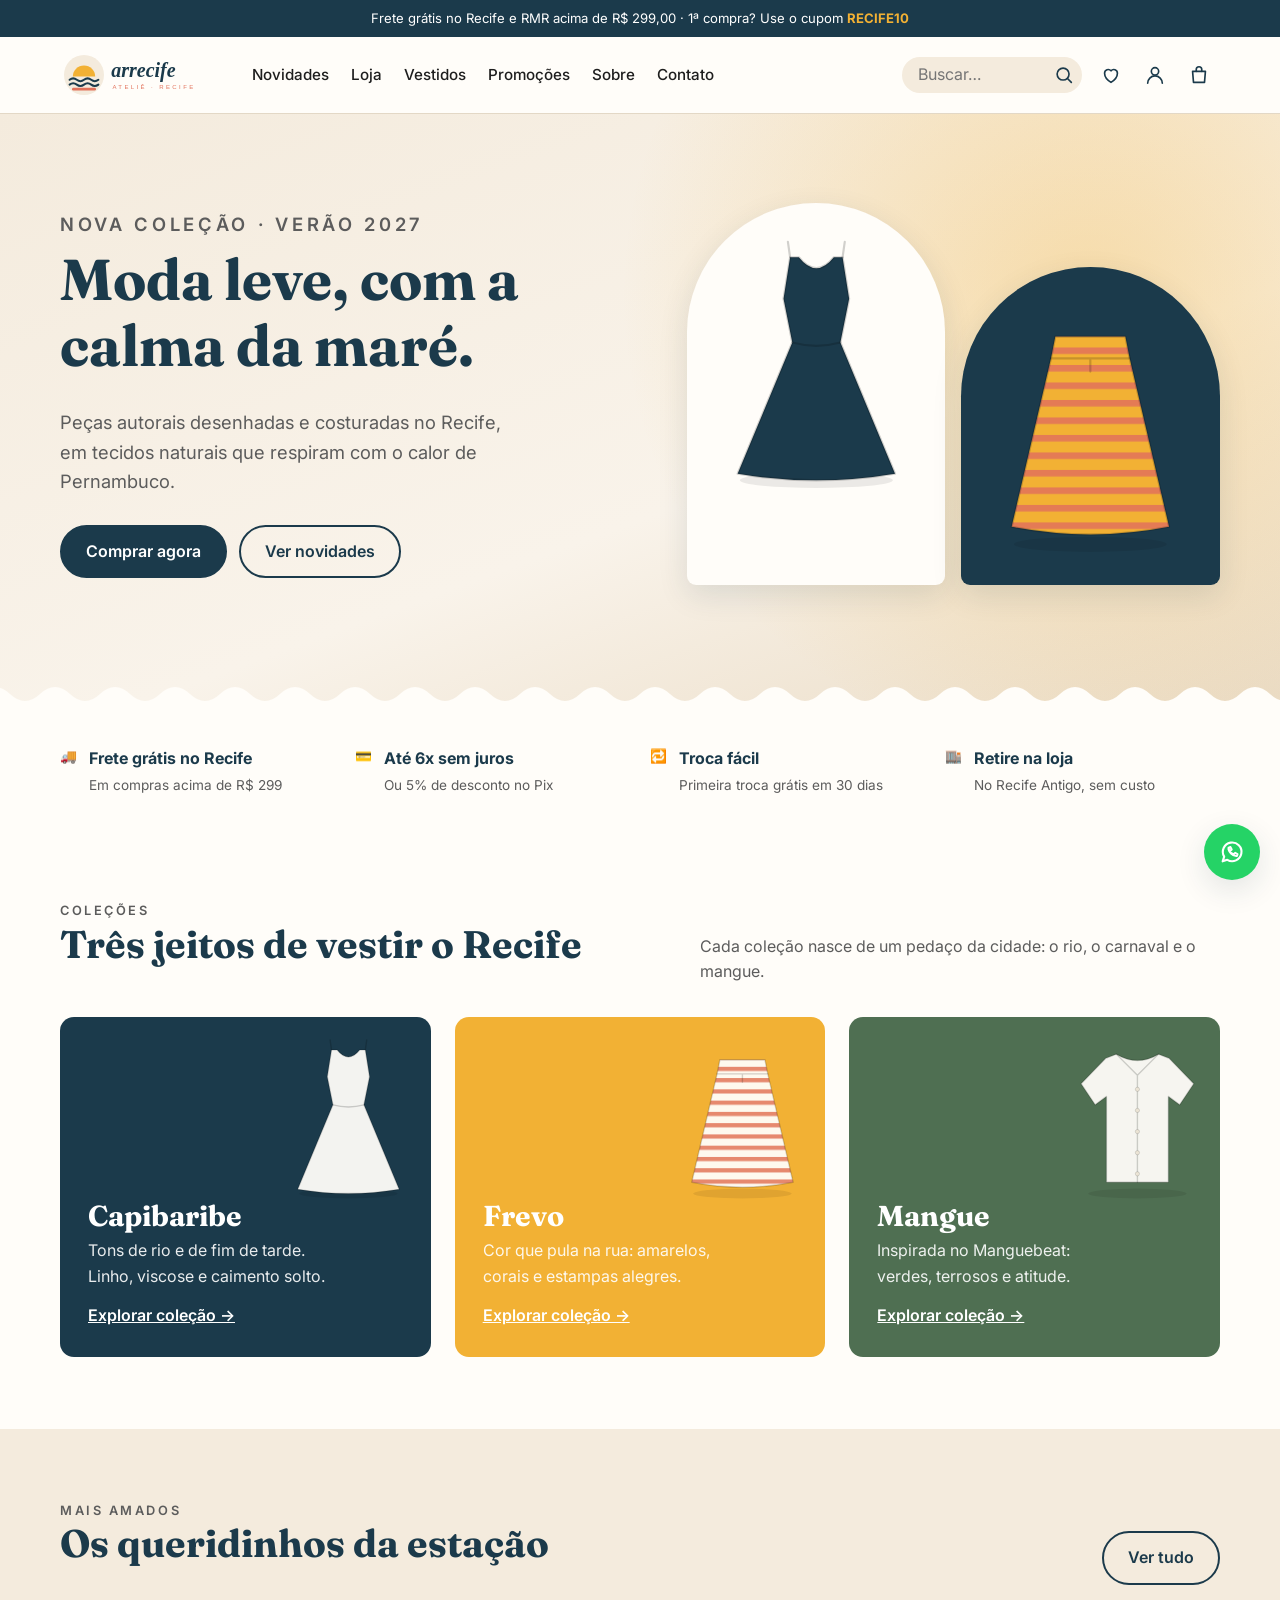
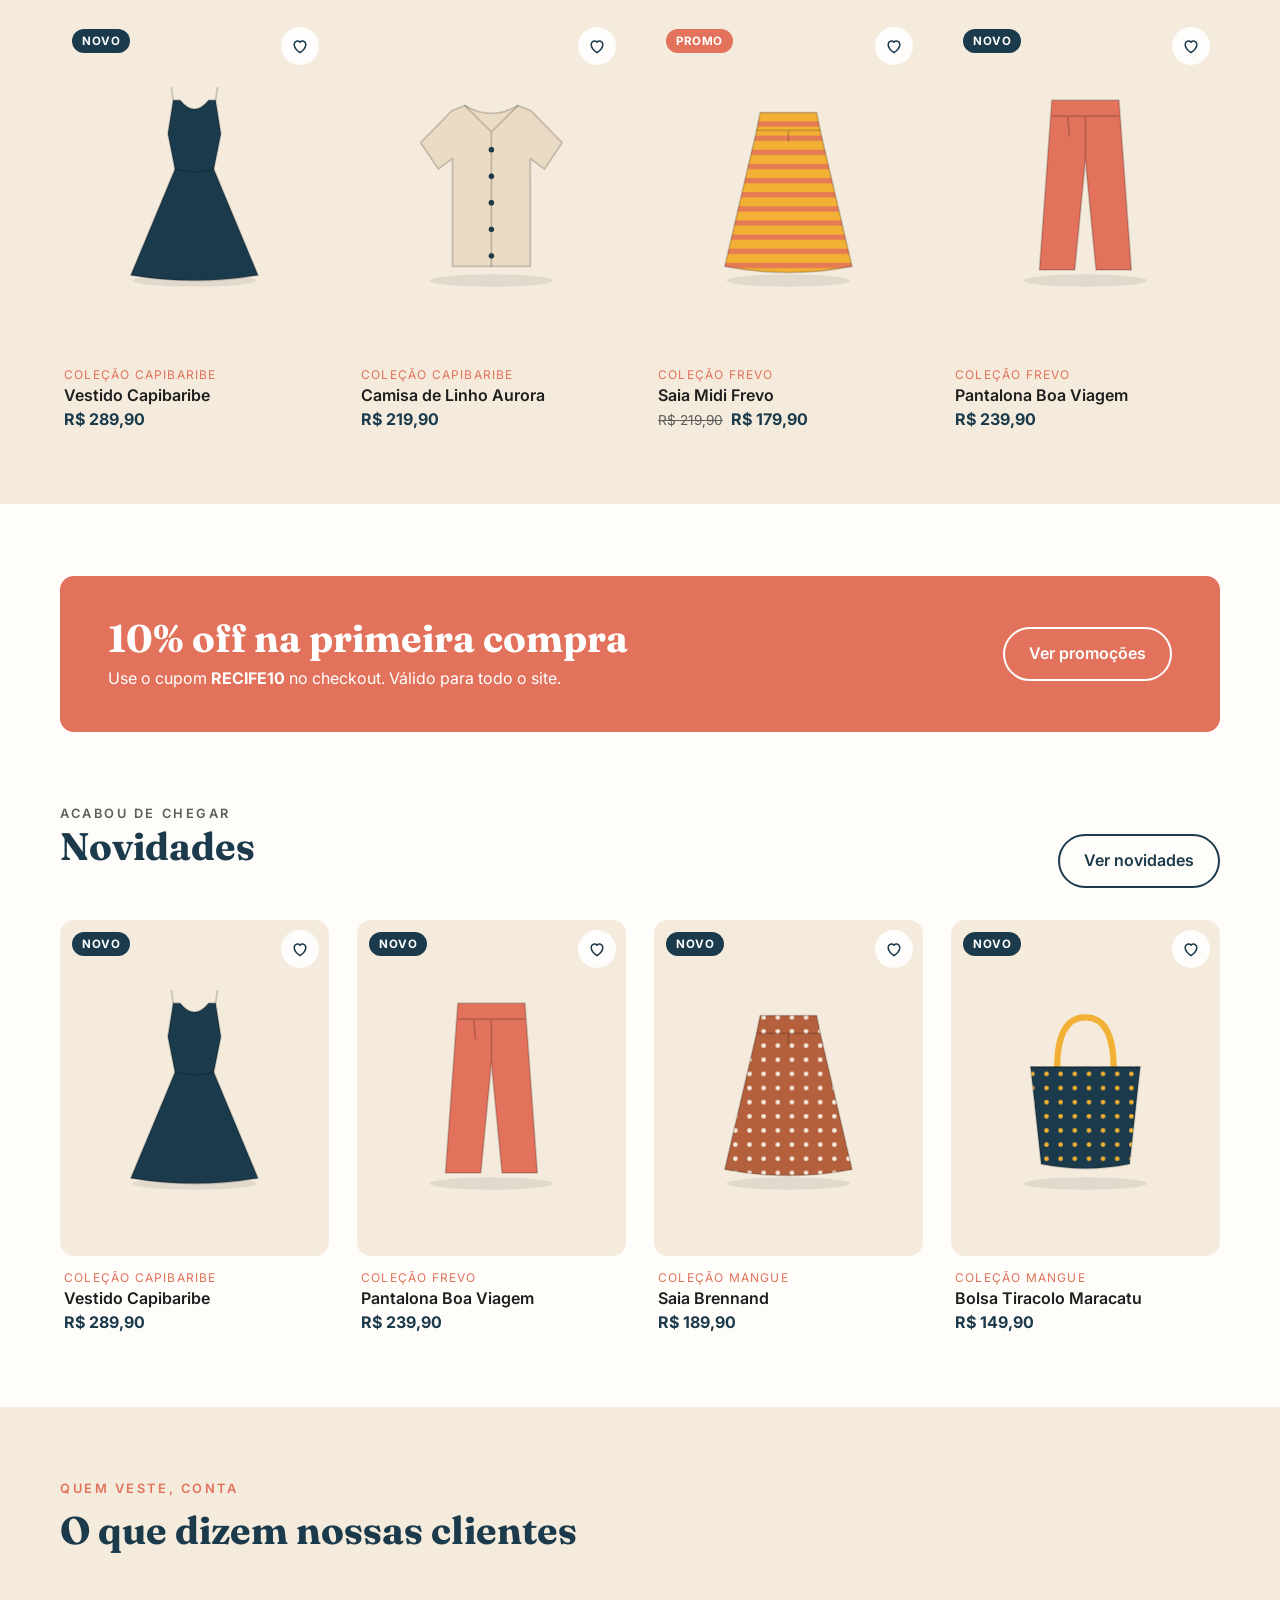
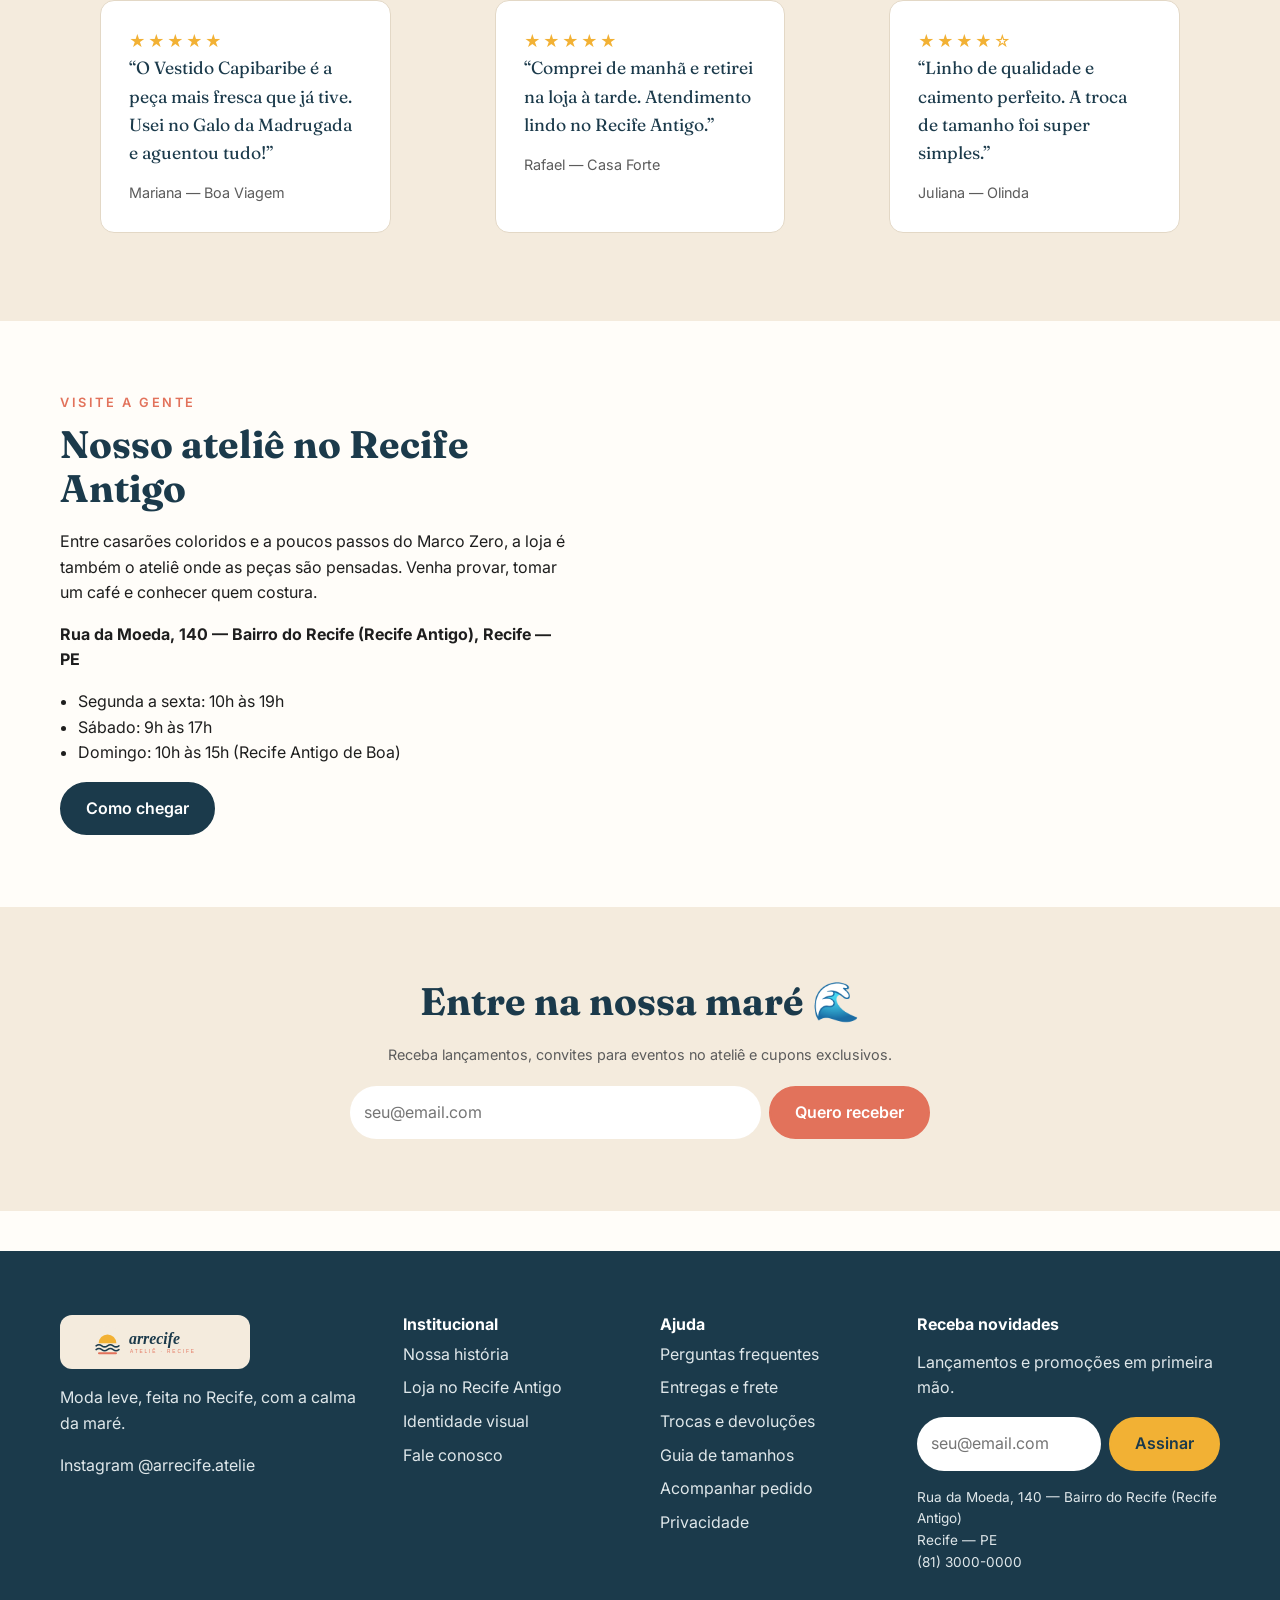
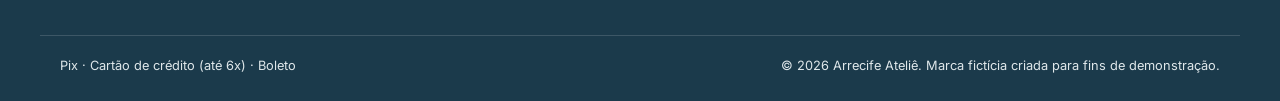
<file: index.html>
<!DOCTYPE html>
<html lang="pt-BR">
<head>
  <meta charset="UTF-8">
  <meta name="viewport" content="width=device-width, initial-scale=1">
  <title>Arrecife Ateliê — Moda feita no Recife</title>
  <meta name="description" content="Arrecife Ateliê: moda leve e autoral feita no Recife. Vestidos, camisas, saias e acessórios inspirados no mar, no frevo e no mangue.">
  <link rel="icon" href="assets/simbolo.svg" type="image/svg+xml">
  <!-- Fontes da identidade visual: Fraunces (títulos) e Inter (textos) -->
  <link rel="preconnect" href="https://fonts.googleapis.com">
  <link rel="preconnect" href="https://fonts.gstatic.com" crossorigin>
  <link href="https://fonts.googleapis.com/css2?family=Fraunces:ital,opsz,wght@0,9..144,500;0,9..144,600;1,9..144,600&family=Inter:wght@400;500;600;700&display=swap" rel="stylesheet">
  <link rel="stylesheet" href="css/estilos.css">
</head>
<body>
  <!-- Cabeçalho é montado pelo js/layout.js -->
  <div id="cabecalho"></div>

  <main id="conteudo">
    <!-- DESTAQUE PRINCIPAL (hero) -->
    <section class="hero">
      <div class="container hero__grade">
        <div>
          <p class="sobretitulo">Nova coleção · Verão 2027</p>
          <h1>Moda leve, com a calma da maré.</h1>
          <p>Peças autorais desenhadas e costuradas no Recife, em tecidos naturais que respiram com o calor de Pernambuco.</p>
          <div class="hero__botoes">
            <a class="botao botao--cheio" href="catalogo.html">Comprar agora</a>
            <a class="botao" href="catalogo.html?ordem=novidades">Ver novidades</a>
          </div>
        </div>
        <!-- As duas peças em destaque são desenhadas pelo JavaScript -->
        <div class="hero__arte" id="hero-arte" aria-hidden="true"></div>
      </div>
      <div class="hero__ondas"></div>
    </section>

    <!-- VANTAGENS -->
    <section class="container vantagens" aria-label="Vantagens de comprar com a gente">
      <div class="vantagem"><span class="vantagem__icone">🚚</span><div><strong>Frete grátis no Recife</strong><span>Em compras acima de R$ 299</span></div></div>
      <div class="vantagem"><span class="vantagem__icone">💳</span><div><strong>Até 6x sem juros</strong><span>Ou 5% de desconto no Pix</span></div></div>
      <div class="vantagem"><span class="vantagem__icone">🔁</span><div><strong>Troca fácil</strong><span>Primeira troca grátis em 30 dias</span></div></div>
      <div class="vantagem"><span class="vantagem__icone">🏬</span><div><strong>Retire na loja</strong><span>No Recife Antigo, sem custo</span></div></div>
    </section>

    <!-- COLEÇÕES -->
    <section class="secao" id="colecoes">
      <div class="container">
        <div class="secao__topo">
          <div>
            <p class="sobretitulo">Coleções</p>
            <h2>Três jeitos de vestir o Recife</h2>
          </div>
          <p>Cada coleção nasce de um pedaço da cidade: o rio, o carnaval e o mangue.</p>
        </div>
        <div class="grade-colecoes" id="lista-colecoes"></div>
      </div>
    </section>

    <!-- MAIS AMADOS -->
    <section class="secao secao--areia">
      <div class="container">
        <div class="secao__topo">
          <div>
            <p class="sobretitulo">Mais amados</p>
            <h2>Os queridinhos da estação</h2>
          </div>
          <a class="botao" href="catalogo.html">Ver tudo</a>
        </div>
        <div class="grade-produtos" id="lista-destaques"></div>
      </div>
    </section>

    <!-- PROMOÇÃO -->
    <section class="secao">
      <div class="container">
        <div class="promo">
          <div>
            <h2>10% off na primeira compra</h2>
            <p>Use o cupom <strong>RECIFE10</strong> no checkout. Válido para todo o site.</p>
          </div>
          <a class="botao botao--claro" href="catalogo.html?promo=1">Ver promoções</a>
        </div>
      </div>
    </section>

    <!-- NOVIDADES -->
    <section class="secao" style="padding-top: 0">
      <div class="container">
        <div class="secao__topo">
          <div>
            <p class="sobretitulo">Acabou de chegar</p>
            <h2>Novidades</h2>
          </div>
          <a class="botao" href="catalogo.html?ordem=novidades">Ver novidades</a>
        </div>
        <div class="grade-produtos" id="lista-novidades"></div>
      </div>
    </section>

    <!-- DEPOIMENTOS -->
    <section class="secao secao--areia">
      <div class="container">
        <p class="sobretitulo">Quem veste, conta</p>
        <h2>O que dizem nossas clientes</h2>
        <div class="grade-depoimentos" style="margin-top: 32px">
          <figure class="depoimento">
            <span class="estrelas" aria-label="5 estrelas">★★★★★</span>
            <blockquote>“O Vestido Capibaribe é a peça mais fresca que já tive. Usei no Galo da Madrugada e aguentou tudo!”</blockquote>
            <figcaption class="texto-suave">Mariana — Boa Viagem</figcaption>
          </figure>
          <figure class="depoimento">
            <span class="estrelas" aria-label="5 estrelas">★★★★★</span>
            <blockquote>“Comprei de manhã e retirei na loja à tarde. Atendimento lindo no Recife Antigo.”</blockquote>
            <figcaption class="texto-suave">Rafael — Casa Forte</figcaption>
          </figure>
          <figure class="depoimento">
            <span class="estrelas" aria-label="5 estrelas">★★★★☆</span>
            <blockquote>“Linho de qualidade e caimento perfeito. A troca de tamanho foi super simples.”</blockquote>
            <figcaption class="texto-suave">Juliana — Olinda</figcaption>
          </figure>
        </div>
      </div>
    </section>

    <!-- LOJA FÍSICA -->
    <section class="secao" id="loja">
      <div class="container loja">
        <div>
          <p class="sobretitulo">Visite a gente</p>
          <h2>Nosso ateliê no Recife Antigo</h2>
          <p>Entre casarões coloridos e a poucos passos do Marco Zero, a loja é também o ateliê onde as peças são pensadas. Venha provar, tomar um café e conhecer quem costura.</p>
          <p><strong id="loja-endereco"></strong></p>
          <ul id="loja-horarios"></ul>
          <a class="botao botao--cheio" href="sobre.html#loja">Como chegar</a>
        </div>
        <iframe class="loja__mapa" id="loja-mapa" title="Mapa da loja no Recife Antigo" loading="lazy"></iframe>
      </div>
    </section>

    <!-- NEWSLETTER -->
    <section class="secao secao--areia">
      <div class="container" style="text-align: center; max-width: 620px">
        <h2>Entre na nossa maré 🌊</h2>
        <p class="texto-suave">Receba lançamentos, convites para eventos no ateliê e cupons exclusivos.</p>
        <form class="newsletter" data-newsletter style="justify-content: center; margin-top: 20px">
          <label class="sr-only" for="news-home">Seu e-mail</label>
          <input class="entrada" id="news-home" type="email" required placeholder="seu@email.com">
          <button class="botao botao--coral" type="submit">Quero receber</button>
        </form>
      </div>
    </section>
  </main>

  <!-- Rodapé é montado pelo js/layout.js -->
  <div id="rodape"></div>

  <!-- A ordem importa: dados -> funções auxiliares -> layout -> script da página -->
  <script src="js/dados.js"></script>
  <script src="js/ilustracoes.js"></script>
  <script src="js/utils.js"></script>
  <script src="js/carrinho.js"></script>
  <script src="js/favoritos.js"></script>
  <script src="js/layout.js"></script>
  <script src="js/pagina-inicial.js"></script>
</body>
</html>
</file>
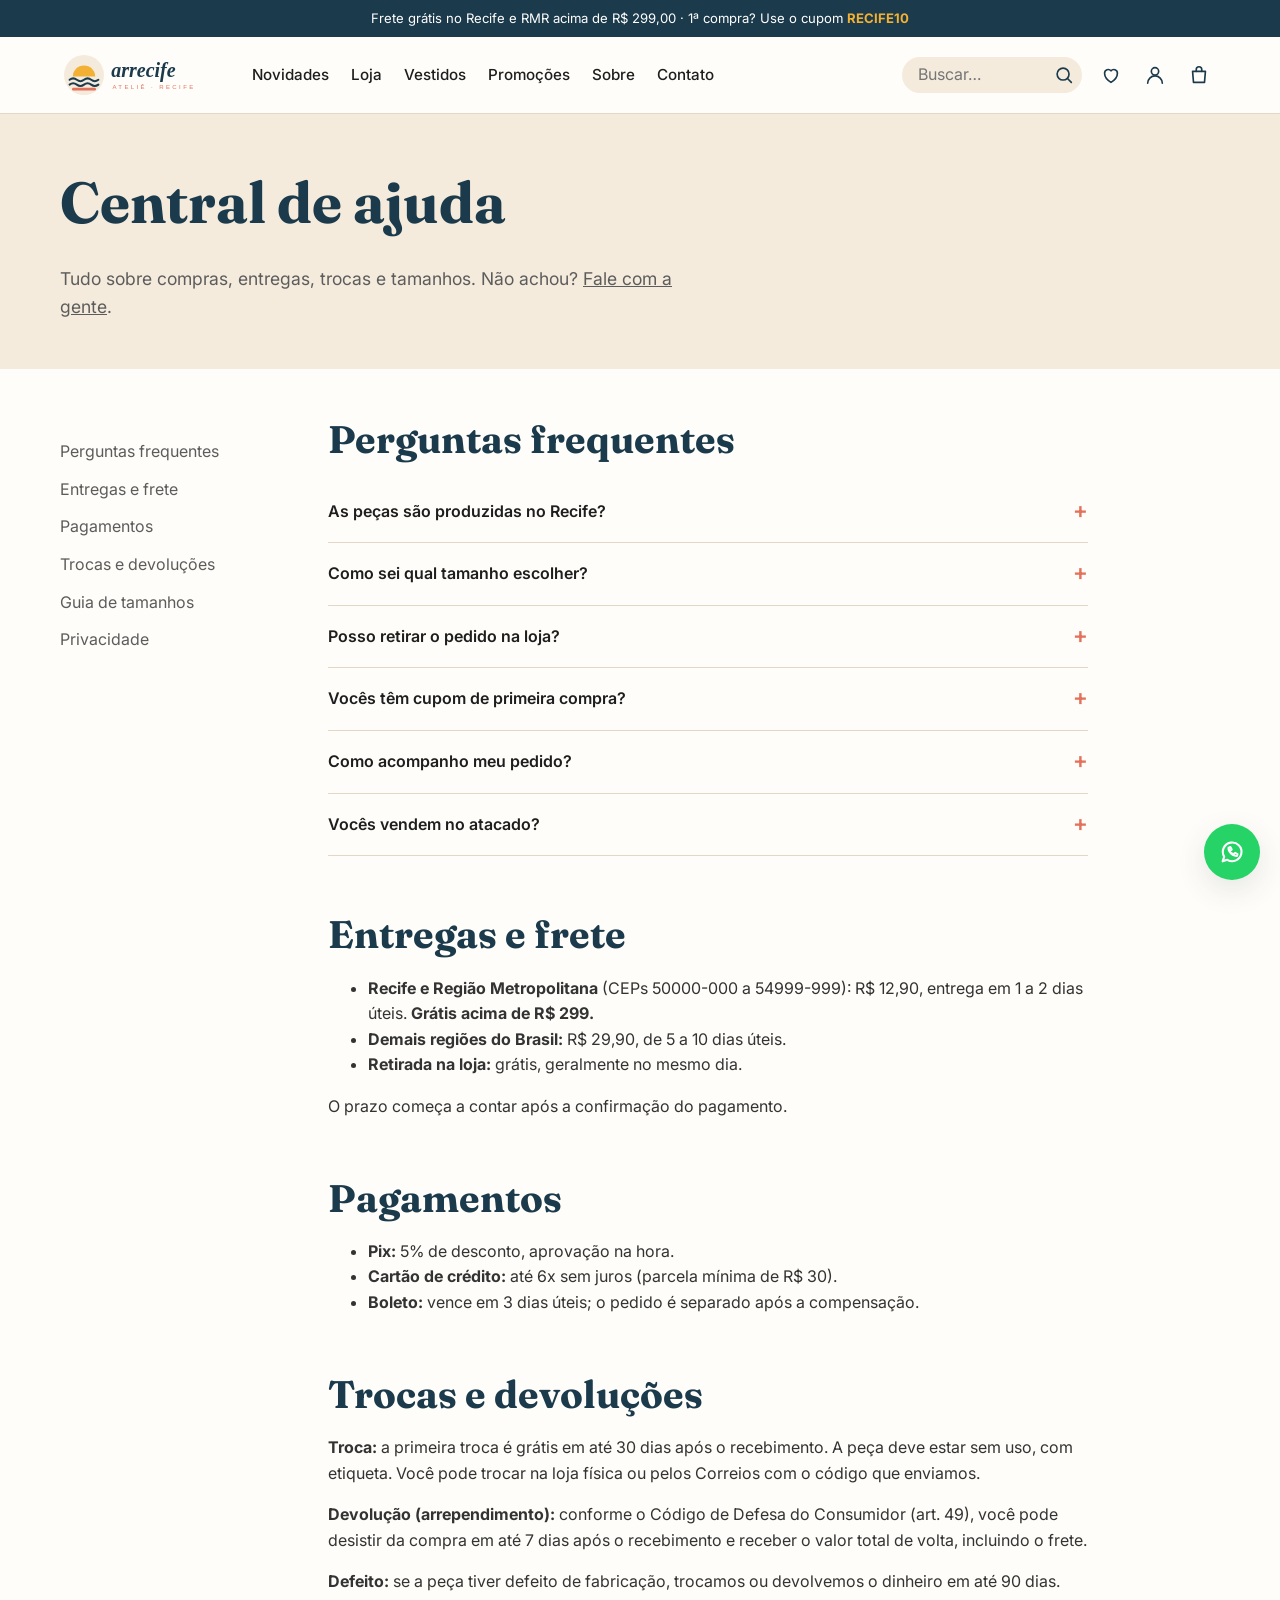
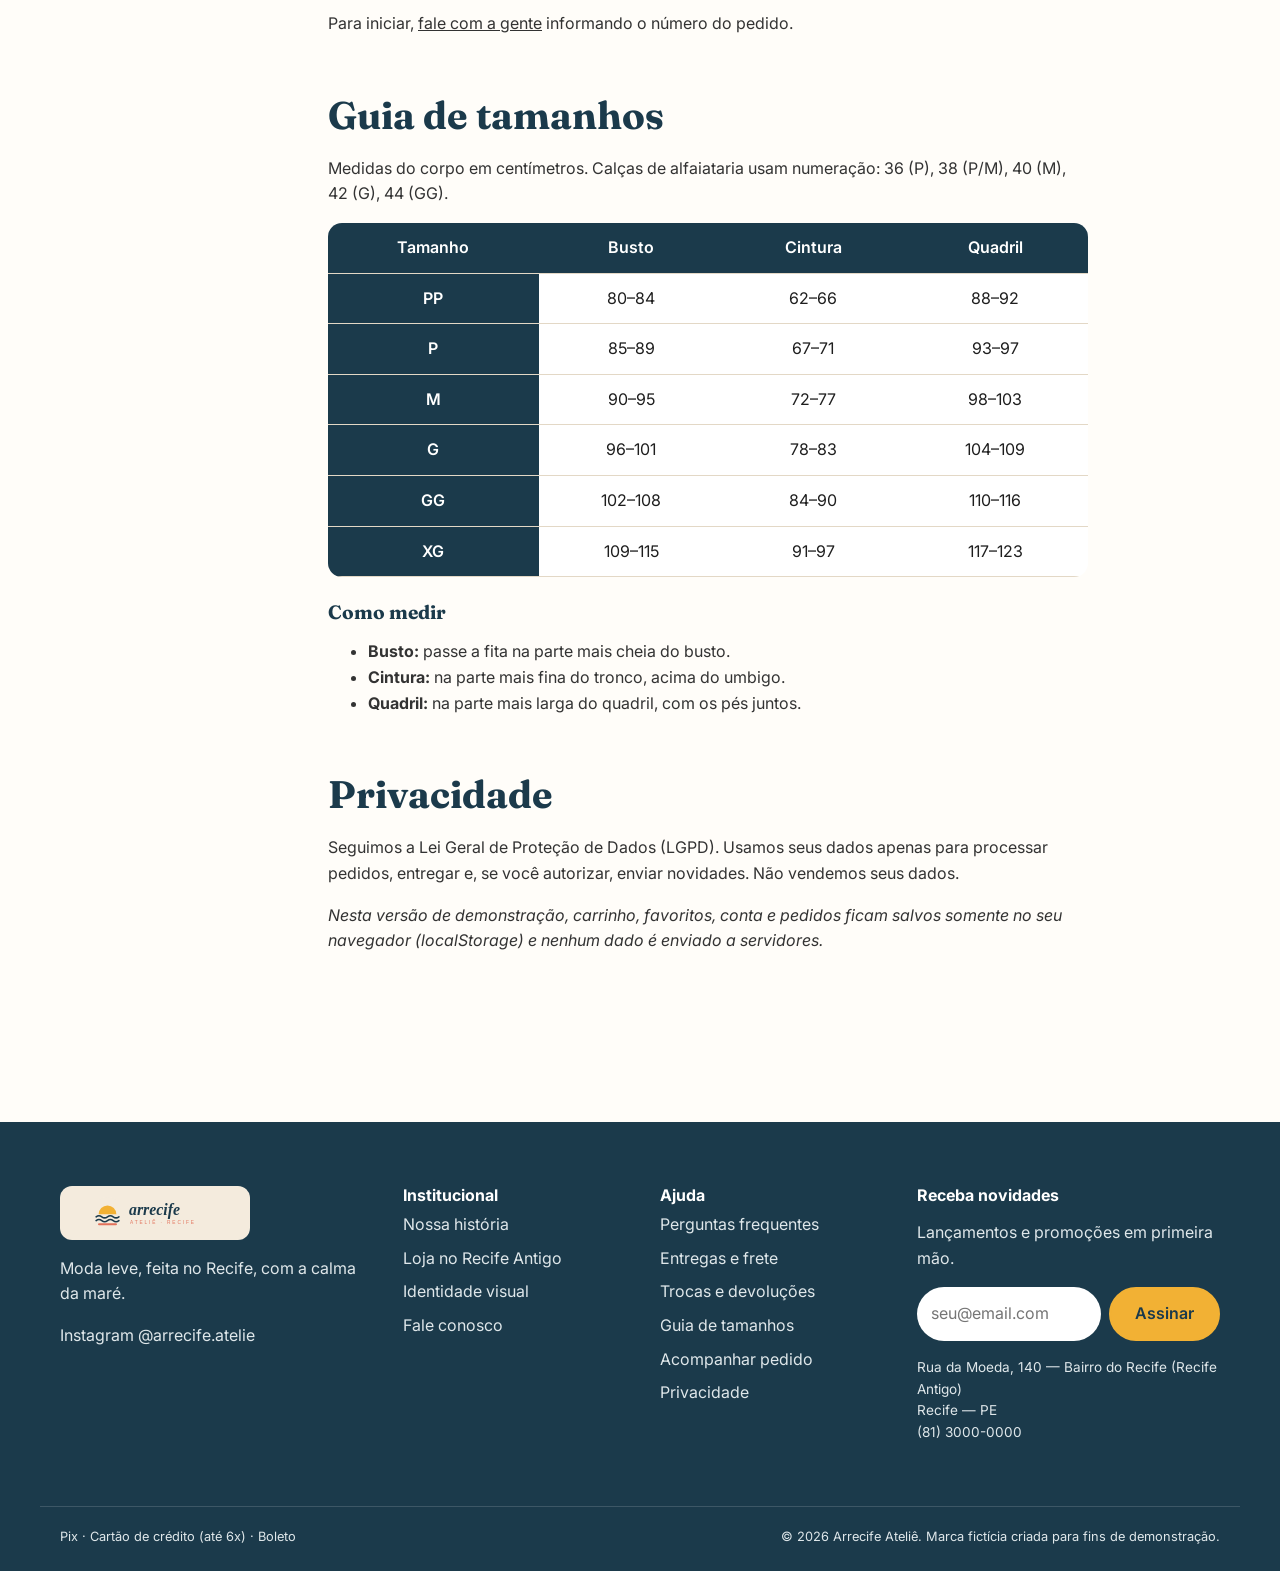
<file: ajuda.html>
<!DOCTYPE html>
<html lang="pt-BR">
<head>
  <meta charset="UTF-8">
  <meta name="viewport" content="width=device-width, initial-scale=1">
  <title>Ajuda — Arrecife Ateliê</title>
  <meta name="description" content="Perguntas frequentes, entregas, trocas e devoluções, guia de tamanhos e política de privacidade da Arrecife Ateliê.">
  <link rel="icon" href="assets/simbolo.svg" type="image/svg+xml">
  <link rel="preconnect" href="https://fonts.googleapis.com">
  <link rel="preconnect" href="https://fonts.gstatic.com" crossorigin>
  <link href="https://fonts.googleapis.com/css2?family=Fraunces:ital,opsz,wght@0,9..144,500;0,9..144,600;1,9..144,600&family=Inter:wght@400;500;600;700&display=swap" rel="stylesheet">
  <link rel="stylesheet" href="css/estilos.css">
</head>
<body>
  <div id="cabecalho"></div>

  <main id="conteudo">
    <section class="pagina-topo">
      <div class="container">
        <h1>Central de ajuda</h1>
        <p>Tudo sobre compras, entregas, trocas e tamanhos. Não achou? <a href="contato.html">Fale com a gente</a>.</p>
      </div>
    </section>

    <div class="container ajuda">
      <nav class="ajuda__indice" aria-label="Índice da ajuda">
        <ul>
          <li><a href="#perguntas">Perguntas frequentes</a></li>
          <li><a href="#entregas">Entregas e frete</a></li>
          <li><a href="#pagamentos">Pagamentos</a></li>
          <li><a href="#trocas">Trocas e devoluções</a></li>
          <li><a href="#tamanhos">Guia de tamanhos</a></li>
          <li><a href="#privacidade">Privacidade</a></li>
        </ul>
      </nav>

      <div class="texto-longo">
        <section id="perguntas">
          <h2>Perguntas frequentes</h2>
          <div class="acordeao">
            <details><summary>As peças são produzidas no Recife?</summary><p>Sim! Modelagem, corte e costura acontecem no nosso ateliê do Recife Antigo e em oficinas parceiras da Região Metropolitana.</p></details>
            <details><summary>Como sei qual tamanho escolher?</summary><p>Use o <a href="#tamanhos">guia de tamanhos</a> abaixo. Em cada produto também há o botão “Guia de medidas”. Na dúvida, chame no WhatsApp que ajudamos.</p></details>
            <details><summary>Posso retirar o pedido na loja?</summary><p>Pode, e é grátis. Escolha “Retirar na loja” no checkout. Avisamos pelo WhatsApp quando estiver pronto — normalmente no mesmo dia.</p></details>
            <details><summary>Vocês têm cupom de primeira compra?</summary><p>Temos: <strong>RECIFE10</strong> dá 10% de desconto. Assinando a newsletter você recebe outros cupons exclusivos.</p></details>
            <details><summary>Como acompanho meu pedido?</summary><p>Na página <a href="conta.html#rastreio">Acompanhar pedido</a>, com o número que enviamos por e-mail (ex.: ARC-12345).</p></details>
            <details><summary>Vocês vendem no atacado?</summary><p>Ainda não, mas estamos abertos a parcerias com lojas multimarcas. Escreva para nós pela página de contato.</p></details>
          </div>
        </section>

        <section id="entregas">
          <h2>Entregas e frete</h2>
          <ul>
            <li><strong>Recife e Região Metropolitana</strong> (CEPs 50000-000 a 54999-999): R$ 12,90, entrega em 1 a 2 dias úteis. <strong>Grátis acima de R$ 299.</strong></li>
            <li><strong>Demais regiões do Brasil:</strong> R$ 29,90, de 5 a 10 dias úteis.</li>
            <li><strong>Retirada na loja:</strong> grátis, geralmente no mesmo dia.</li>
          </ul>
          <p>O prazo começa a contar após a confirmação do pagamento.</p>
        </section>

        <section id="pagamentos">
          <h2>Pagamentos</h2>
          <ul>
            <li><strong>Pix:</strong> 5% de desconto, aprovação na hora.</li>
            <li><strong>Cartão de crédito:</strong> até 6x sem juros (parcela mínima de R$ 30).</li>
            <li><strong>Boleto:</strong> vence em 3 dias úteis; o pedido é separado após a compensação.</li>
          </ul>
        </section>

        <section id="trocas">
          <h2>Trocas e devoluções</h2>
          <p><strong>Troca:</strong> a primeira troca é grátis em até 30 dias após o recebimento. A peça deve estar sem uso, com etiqueta. Você pode trocar na loja física ou pelos Correios com o código que enviamos.</p>
          <p><strong>Devolução (arrependimento):</strong> conforme o Código de Defesa do Consumidor (art. 49), você pode desistir da compra em até 7 dias após o recebimento e receber o valor total de volta, incluindo o frete.</p>
          <p><strong>Defeito:</strong> se a peça tiver defeito de fabricação, trocamos ou devolvemos o dinheiro em até 90 dias.</p>
          <p>Para iniciar, <a href="contato.html">fale com a gente</a> informando o número do pedido.</p>
        </section>

        <section id="tamanhos">
          <h2>Guia de tamanhos</h2>
          <p>Medidas do corpo em centímetros. Calças de alfaiataria usam numeração: 36 (P), 38 (P/M), 40 (M), 42 (G), 44 (GG).</p>
          <div class="tabela-rolagem" data-tabela-medidas></div>
          <h3 style="margin-top: 24px">Como medir</h3>
          <ul>
            <li><strong>Busto:</strong> passe a fita na parte mais cheia do busto.</li>
            <li><strong>Cintura:</strong> na parte mais fina do tronco, acima do umbigo.</li>
            <li><strong>Quadril:</strong> na parte mais larga do quadril, com os pés juntos.</li>
          </ul>
        </section>

        <section id="privacidade">
          <h2>Privacidade</h2>
          <p>Seguimos a Lei Geral de Proteção de Dados (LGPD). Usamos seus dados apenas para processar pedidos, entregar e, se você autorizar, enviar novidades. Não vendemos seus dados.</p>
          <p><em>Nesta versão de demonstração, carrinho, favoritos, conta e pedidos ficam salvos somente no seu navegador (localStorage) e nenhum dado é enviado a servidores.</em></p>
        </section>
      </div>
    </div>
  </main>

  <div id="rodape"></div>

  <script src="js/dados.js"></script>
  <script src="js/ilustracoes.js"></script>
  <script src="js/utils.js"></script>
  <script src="js/carrinho.js"></script>
  <script src="js/favoritos.js"></script>
  <script src="js/layout.js"></script>
  <script src="js/pagina-institucional.js"></script>
</body>
</html>
</file>
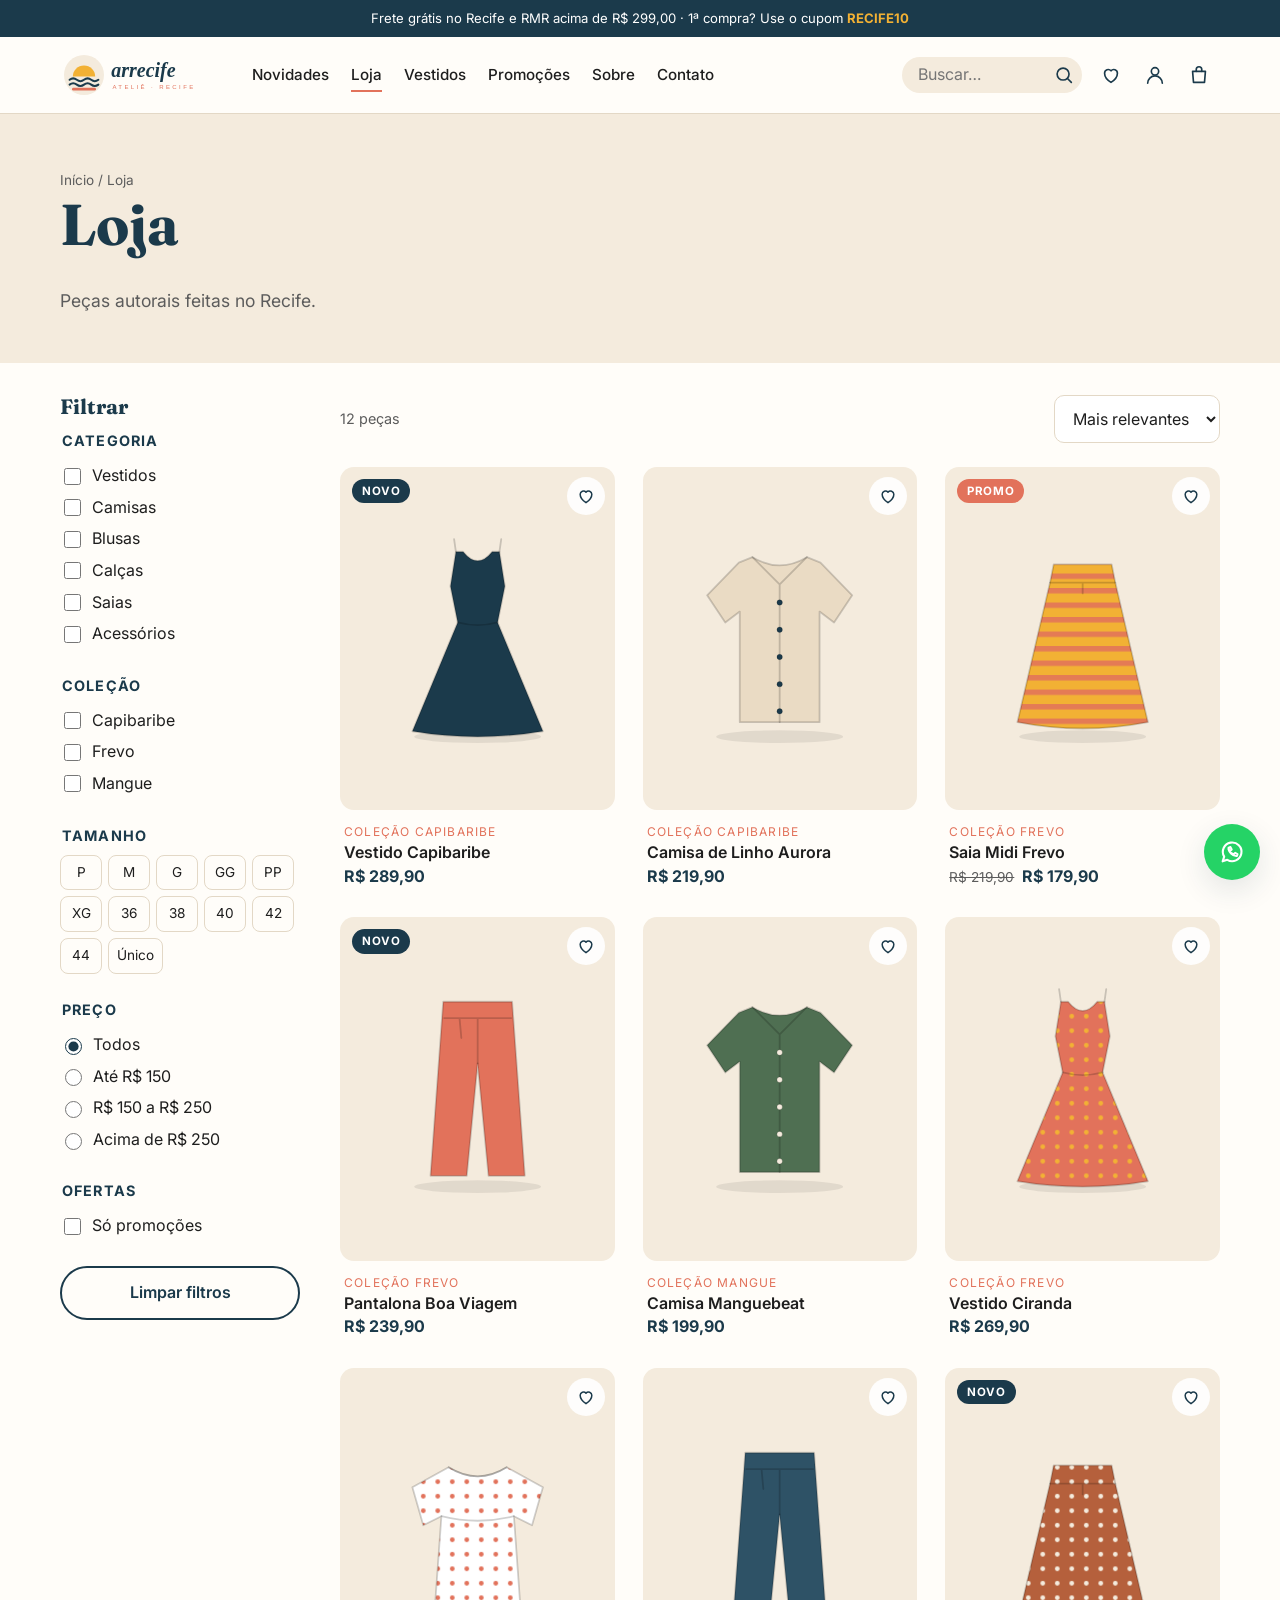
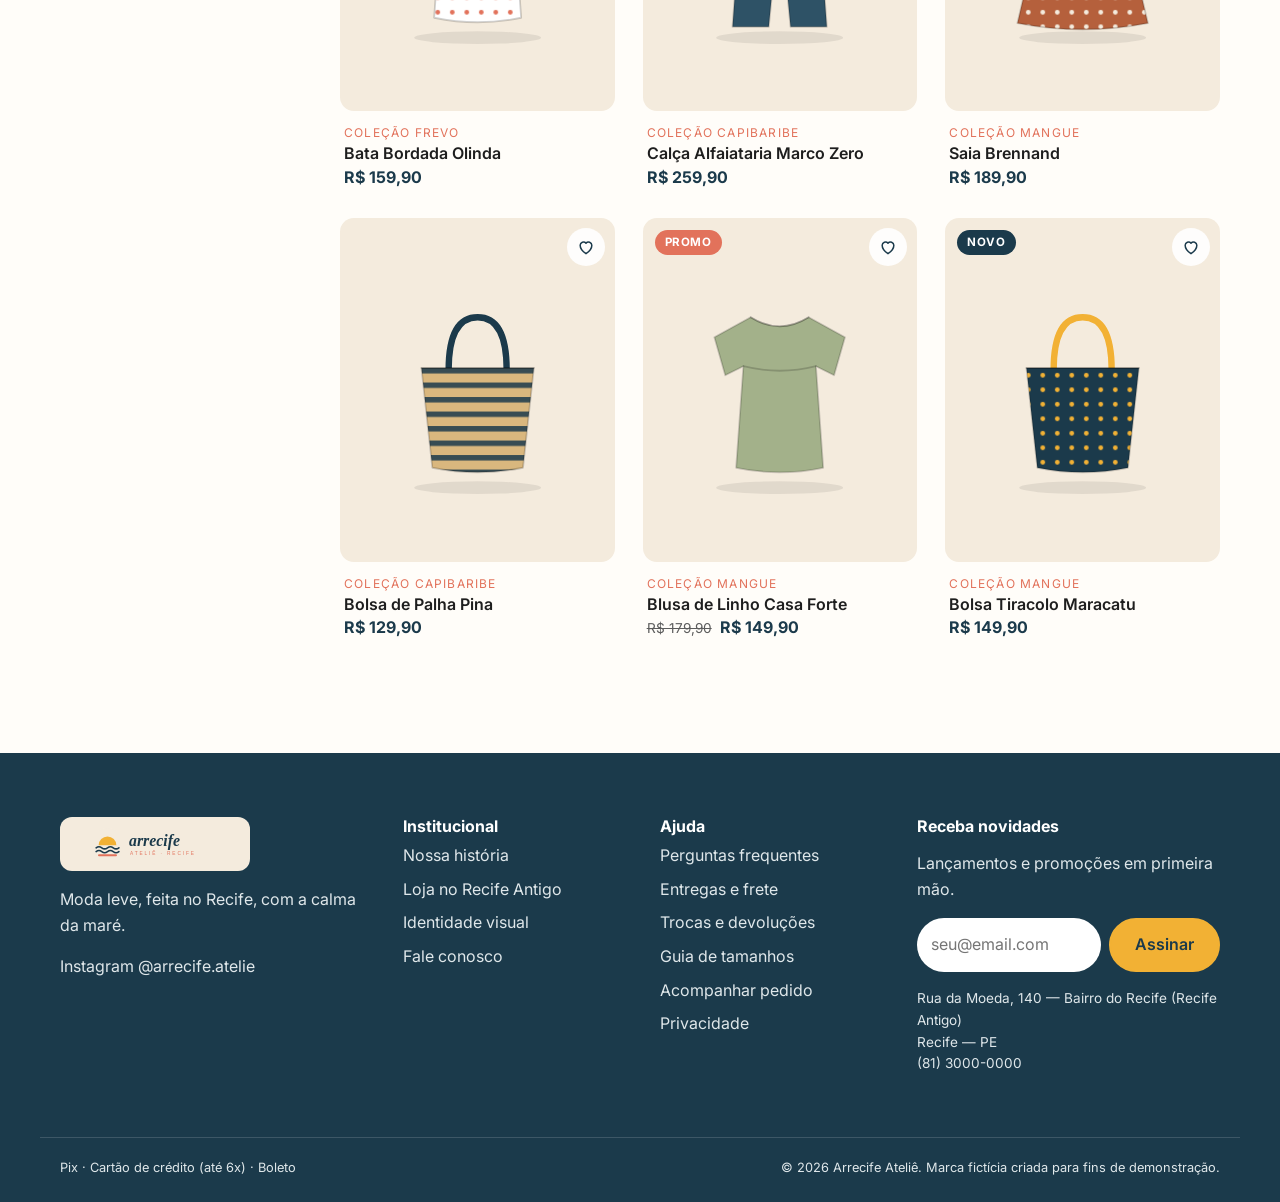
<file: catalogo.html>
<!DOCTYPE html>
<html lang="pt-BR">
<head>
  <meta charset="UTF-8">
  <meta name="viewport" content="width=device-width, initial-scale=1">
  <title>Loja — Arrecife Ateliê</title>
  <meta name="description" content="Todas as peças da Arrecife Ateliê: vestidos, camisas, blusas, calças, saias e acessórios.">
  <link rel="icon" href="assets/simbolo.svg" type="image/svg+xml">
  <link rel="preconnect" href="https://fonts.googleapis.com">
  <link rel="preconnect" href="https://fonts.gstatic.com" crossorigin>
  <link href="https://fonts.googleapis.com/css2?family=Fraunces:ital,opsz,wght@0,9..144,500;0,9..144,600;1,9..144,600&family=Inter:wght@400;500;600;700&display=swap" rel="stylesheet">
  <link rel="stylesheet" href="css/estilos.css">
</head>
<body>
  <div id="cabecalho"></div>

  <main id="conteudo">
    <section class="pagina-topo">
      <div class="container">
        <nav class="migalhas" aria-label="Você está em" style="padding-top: 0"><a href="index.html">Início</a> / Loja</nav>
        <h1 id="titulo-catalogo">Loja</h1>
        <p id="descricao-catalogo">Peças autorais feitas no Recife.</p>
      </div>
    </section>

    <div class="container catalogo">
      <!-- FILTROS: os checkboxes são criados pelo js/pagina-catalogo.js -->
      <aside class="filtros" id="filtros" aria-label="Filtros">
        <h2>Filtrar</h2>
        <form id="form-filtros">
          <fieldset>
            <legend>Categoria</legend>
            <div id="filtro-categorias"></div>
          </fieldset>
          <fieldset>
            <legend>Coleção</legend>
            <div id="filtro-colecoes"></div>
          </fieldset>
          <fieldset>
            <legend>Tamanho</legend>
            <div class="tamanhos-filtro" id="filtro-tamanhos"></div>
          </fieldset>
          <fieldset>
            <legend>Preço</legend>
            <label><input type="radio" name="preco" value="" checked> Todos</label>
            <label><input type="radio" name="preco" value="0-150"> Até R$ 150</label>
            <label><input type="radio" name="preco" value="150-250"> R$ 150 a R$ 250</label>
            <label><input type="radio" name="preco" value="250-9999"> Acima de R$ 250</label>
          </fieldset>
          <fieldset>
            <legend>Ofertas</legend>
            <label><input type="checkbox" name="promo" value="1"> Só promoções</label>
          </fieldset>
          <button class="botao botao--largo" type="reset">Limpar filtros</button>
        </form>
      </aside>

      <section aria-labelledby="titulo-catalogo">
        <div class="catalogo__barra">
          <button class="botao botao-filtros" type="button" aria-controls="filtros" aria-expanded="false">Filtros</button>
          <p class="texto-suave" id="contagem" aria-live="polite" style="margin: 0"></p>
          <label>
            <span class="sr-only">Ordenar por</span>
            <select class="entrada" id="ordem">
              <option value="relevancia">Mais relevantes</option>
              <option value="novidades">Novidades</option>
              <option value="menor">Menor preço</option>
              <option value="maior">Maior preço</option>
              <option value="az">Nome (A–Z)</option>
            </select>
          </label>
        </div>
        <div class="grade-produtos" id="lista-produtos"></div>
      </section>
    </div>
  </main>

  <div id="rodape"></div>

  <script src="js/dados.js"></script>
  <script src="js/ilustracoes.js"></script>
  <script src="js/utils.js"></script>
  <script src="js/carrinho.js"></script>
  <script src="js/favoritos.js"></script>
  <script src="js/layout.js"></script>
  <script src="js/pagina-catalogo.js"></script>
</body>
</html>
</file>
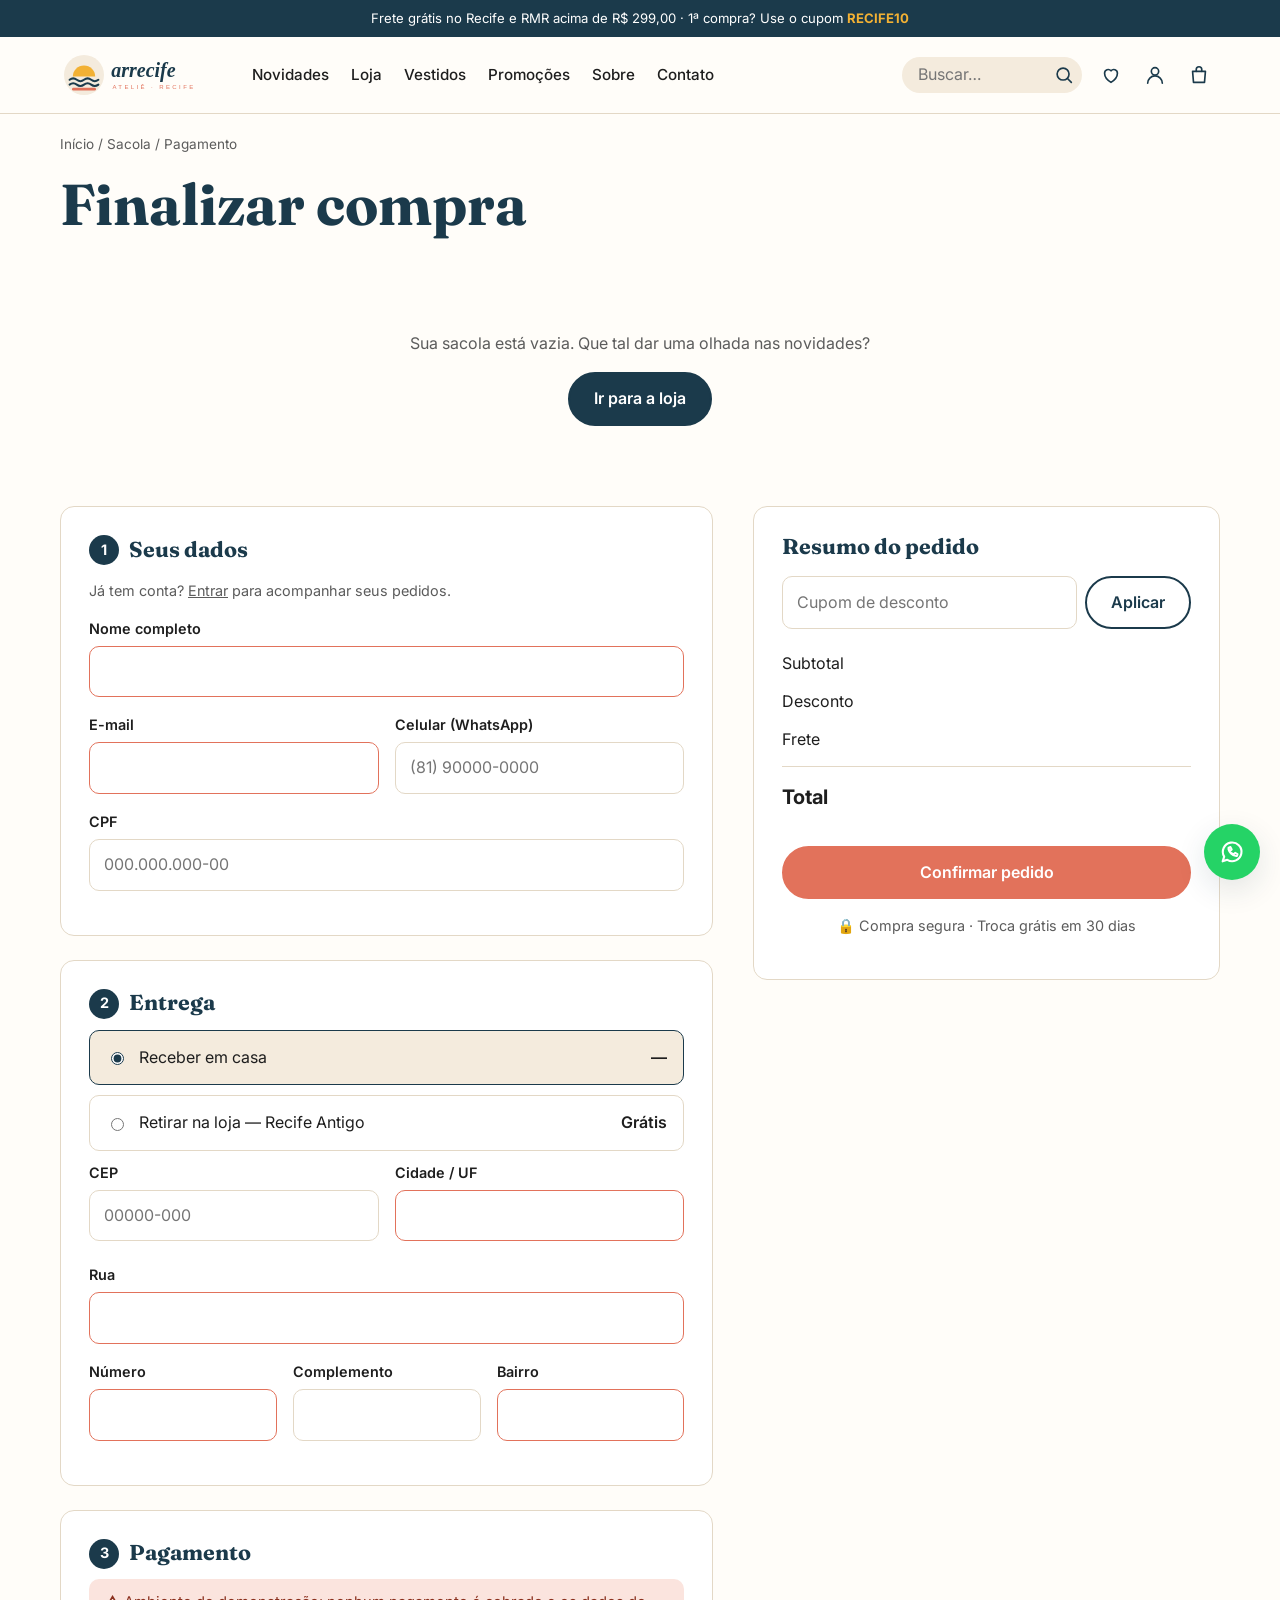
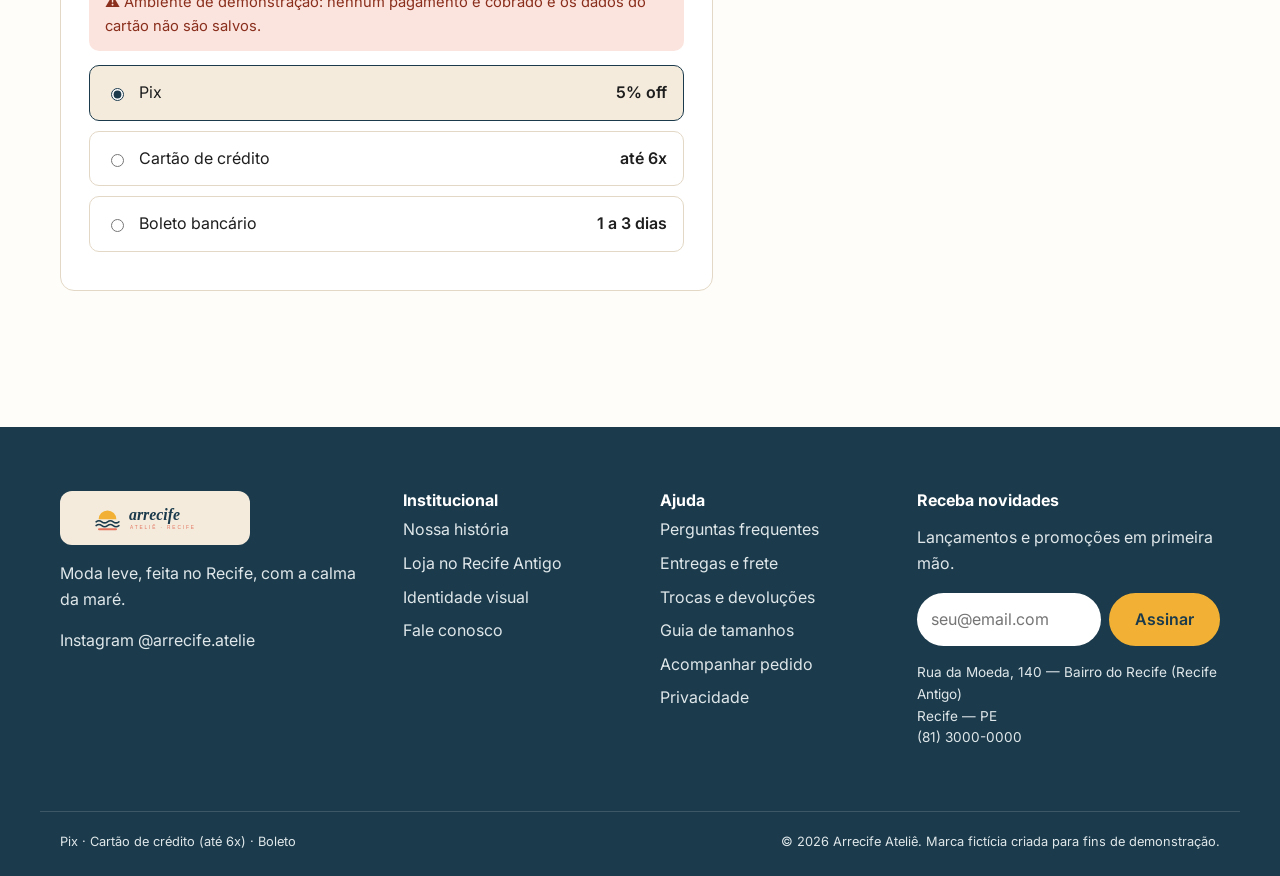
<file: checkout.html>
<!DOCTYPE html>
<html lang="pt-BR">
<head>
  <meta charset="UTF-8">
  <meta name="viewport" content="width=device-width, initial-scale=1">
  <title>Finalizar compra — Arrecife Ateliê</title>
  <meta name="description" content="Finalize sua compra na Arrecife Ateliê.">
  <meta name="robots" content="noindex">
  <link rel="icon" href="assets/simbolo.svg" type="image/svg+xml">
  <link rel="preconnect" href="https://fonts.googleapis.com">
  <link rel="preconnect" href="https://fonts.gstatic.com" crossorigin>
  <link href="https://fonts.googleapis.com/css2?family=Fraunces:ital,opsz,wght@0,9..144,500;0,9..144,600;1,9..144,600&family=Inter:wght@400;500;600;700&display=swap" rel="stylesheet">
  <link rel="stylesheet" href="css/estilos.css">
</head>
<body>
  <div id="cabecalho"></div>

  <main id="conteudo">
    <div class="container">
      <nav class="migalhas" aria-label="Você está em"><a href="index.html">Início</a> / Sacola / Pagamento</nav>
      <h1 style="margin-top: 16px">Finalizar compra</h1>
    </div>

    <!-- Mostrado quando a sacola está vazia -->
    <div class="container vazio" id="checkout-vazio" hidden>
      <p>Sua sacola está vazia. Que tal dar uma olhada nas novidades?</p>
      <a class="botao botao--cheio" href="catalogo.html">Ir para a loja</a>
    </div>

    <!-- Mostrado depois que o pedido é feito -->
    <div class="container" id="checkout-sucesso" hidden></div>

    <form class="container checkout" id="form-checkout" novalidate>
      <div>
        <!-- 1. DADOS PESSOAIS -->
        <section class="caixa checkout__etapa">
          <h2><span class="checkout__numero">1</span> Seus dados</h2>
          <p class="texto-suave" id="aviso-conta"></p>
          <div class="campo">
            <label for="nome">Nome completo</label>
            <input id="nome" name="nome" autocomplete="name" required minlength="3">
          </div>
          <div class="linha-campos">
            <div class="campo">
              <label for="email">E-mail</label>
              <input id="email" name="email" type="email" autocomplete="email" required>
            </div>
            <div class="campo">
              <label for="telefone">Celular (WhatsApp)</label>
              <input id="telefone" name="telefone" type="tel" autocomplete="tel" placeholder="(81) 90000-0000" required minlength="14">
            </div>
          </div>
          <div class="campo">
            <label for="cpf">CPF</label>
            <input id="cpf" name="cpf" inputmode="numeric" placeholder="000.000.000-00" required>
          </div>
        </section>

        <!-- 2. ENTREGA -->
        <section class="caixa checkout__etapa">
          <h2><span class="checkout__numero">2</span> Entrega</h2>
          <label class="opcao"><input type="radio" name="entrega" value="casa" checked> <span>Receber em casa</span><span id="preco-entrega-casa">—</span></label>
          <label class="opcao"><input type="radio" name="entrega" value="loja"> <span>Retirar na loja — Recife Antigo</span><span>Grátis</span></label>

          <div id="campos-endereco">
            <div class="linha-campos">
              <div class="campo">
                <label for="cep">CEP</label>
                <input id="cep" name="cep" inputmode="numeric" autocomplete="postal-code" placeholder="00000-000" required>
                <span class="texto-suave" id="status-cep" aria-live="polite"></span>
              </div>
              <div class="campo">
                <label for="cidade">Cidade / UF</label>
                <input id="cidade" name="cidade" autocomplete="address-level2" required>
              </div>
            </div>
            <div class="campo">
              <label for="rua">Rua</label>
              <input id="rua" name="rua" autocomplete="address-line1" required>
            </div>
            <div class="linha-campos">
              <div class="campo">
                <label for="numero">Número</label>
                <input id="numero" name="numero" required>
              </div>
              <div class="campo">
                <label for="complemento">Complemento</label>
                <input id="complemento" name="complemento" autocomplete="address-line2">
              </div>
              <div class="campo">
                <label for="bairro">Bairro</label>
                <input id="bairro" name="bairro" required>
              </div>
            </div>
          </div>
          <p class="texto-suave" id="info-retirada" hidden></p>
        </section>

        <!-- 3. PAGAMENTO -->
        <section class="caixa checkout__etapa">
          <h2><span class="checkout__numero">3</span> Pagamento</h2>
          <p class="mensagem mensagem--erro" style="margin-top: 0">⚠️ Ambiente de demonstração: nenhum pagamento é cobrado e os dados do cartão não são salvos.</p>
          <label class="opcao"><input type="radio" name="pagamento" value="pix" checked> <span>Pix</span><span>5% off</span></label>
          <label class="opcao"><input type="radio" name="pagamento" value="cartao"> <span>Cartão de crédito</span><span id="info-parcelas">até 6x</span></label>
          <label class="opcao"><input type="radio" name="pagamento" value="boleto"> <span>Boleto bancário</span><span>1 a 3 dias</span></label>

          <div id="campos-cartao" hidden>
            <div class="campo">
              <label for="cartao-numero">Número do cartão</label>
              <input id="cartao-numero" inputmode="numeric" autocomplete="cc-number" placeholder="0000 0000 0000 0000">
            </div>
            <div class="campo">
              <label for="cartao-nome">Nome impresso no cartão</label>
              <input id="cartao-nome" autocomplete="cc-name">
            </div>
            <div class="linha-campos">
              <div class="campo">
                <label for="cartao-validade">Validade</label>
                <input id="cartao-validade" inputmode="numeric" autocomplete="cc-exp" placeholder="MM/AA">
              </div>
              <div class="campo">
                <label for="cartao-cvv">CVV</label>
                <input id="cartao-cvv" inputmode="numeric" autocomplete="cc-csc" placeholder="123" maxlength="4">
              </div>
            </div>
            <div class="campo">
              <label for="parcelas">Parcelas</label>
              <select id="parcelas"></select>
            </div>
          </div>
        </section>
      </div>

      <!-- RESUMO DO PEDIDO -->
      <aside class="caixa resumo" aria-labelledby="titulo-resumo">
        <h2 id="titulo-resumo" style="font-size: 1.35rem">Resumo do pedido</h2>
        <div id="resumo-itens"></div>

        <div class="cupom">
          <label class="sr-only" for="cupom">Cupom de desconto</label>
          <input class="entrada" id="cupom" placeholder="Cupom de desconto">
          <button class="botao" type="button" id="aplicar-cupom">Aplicar</button>
        </div>
        <p class="texto-suave" id="status-cupom" aria-live="polite"></p>

        <p class="linha-total"><span>Subtotal</span><span id="resumo-subtotal"></span></p>
        <p class="linha-total" id="linha-desconto" hidden><span>Desconto</span><span id="resumo-desconto"></span></p>
        <p class="linha-total"><span>Frete</span><span id="resumo-frete"></span></p>
        <p class="linha-total linha-total--grande"><strong>Total</strong><strong id="resumo-total"></strong></p>
        <p class="texto-suave" id="resumo-parcelas"></p>

        <p class="mensagem mensagem--erro" id="erro-checkout" role="alert" hidden></p>
        <button class="botao botao--coral botao--largo" type="submit" style="margin-top: 12px">Confirmar pedido</button>
        <p class="texto-suave" style="text-align: center">🔒 Compra segura · Troca grátis em 30 dias</p>
      </aside>
    </form>
  </main>

  <div id="rodape"></div>

  <script src="js/dados.js"></script>
  <script src="js/ilustracoes.js"></script>
  <script src="js/utils.js"></script>
  <script src="js/carrinho.js"></script>
  <script src="js/favoritos.js"></script>
  <script src="js/conta.js"></script>
  <script src="js/layout.js"></script>
  <script src="js/pagina-checkout.js"></script>
</body>
</html>
</file>
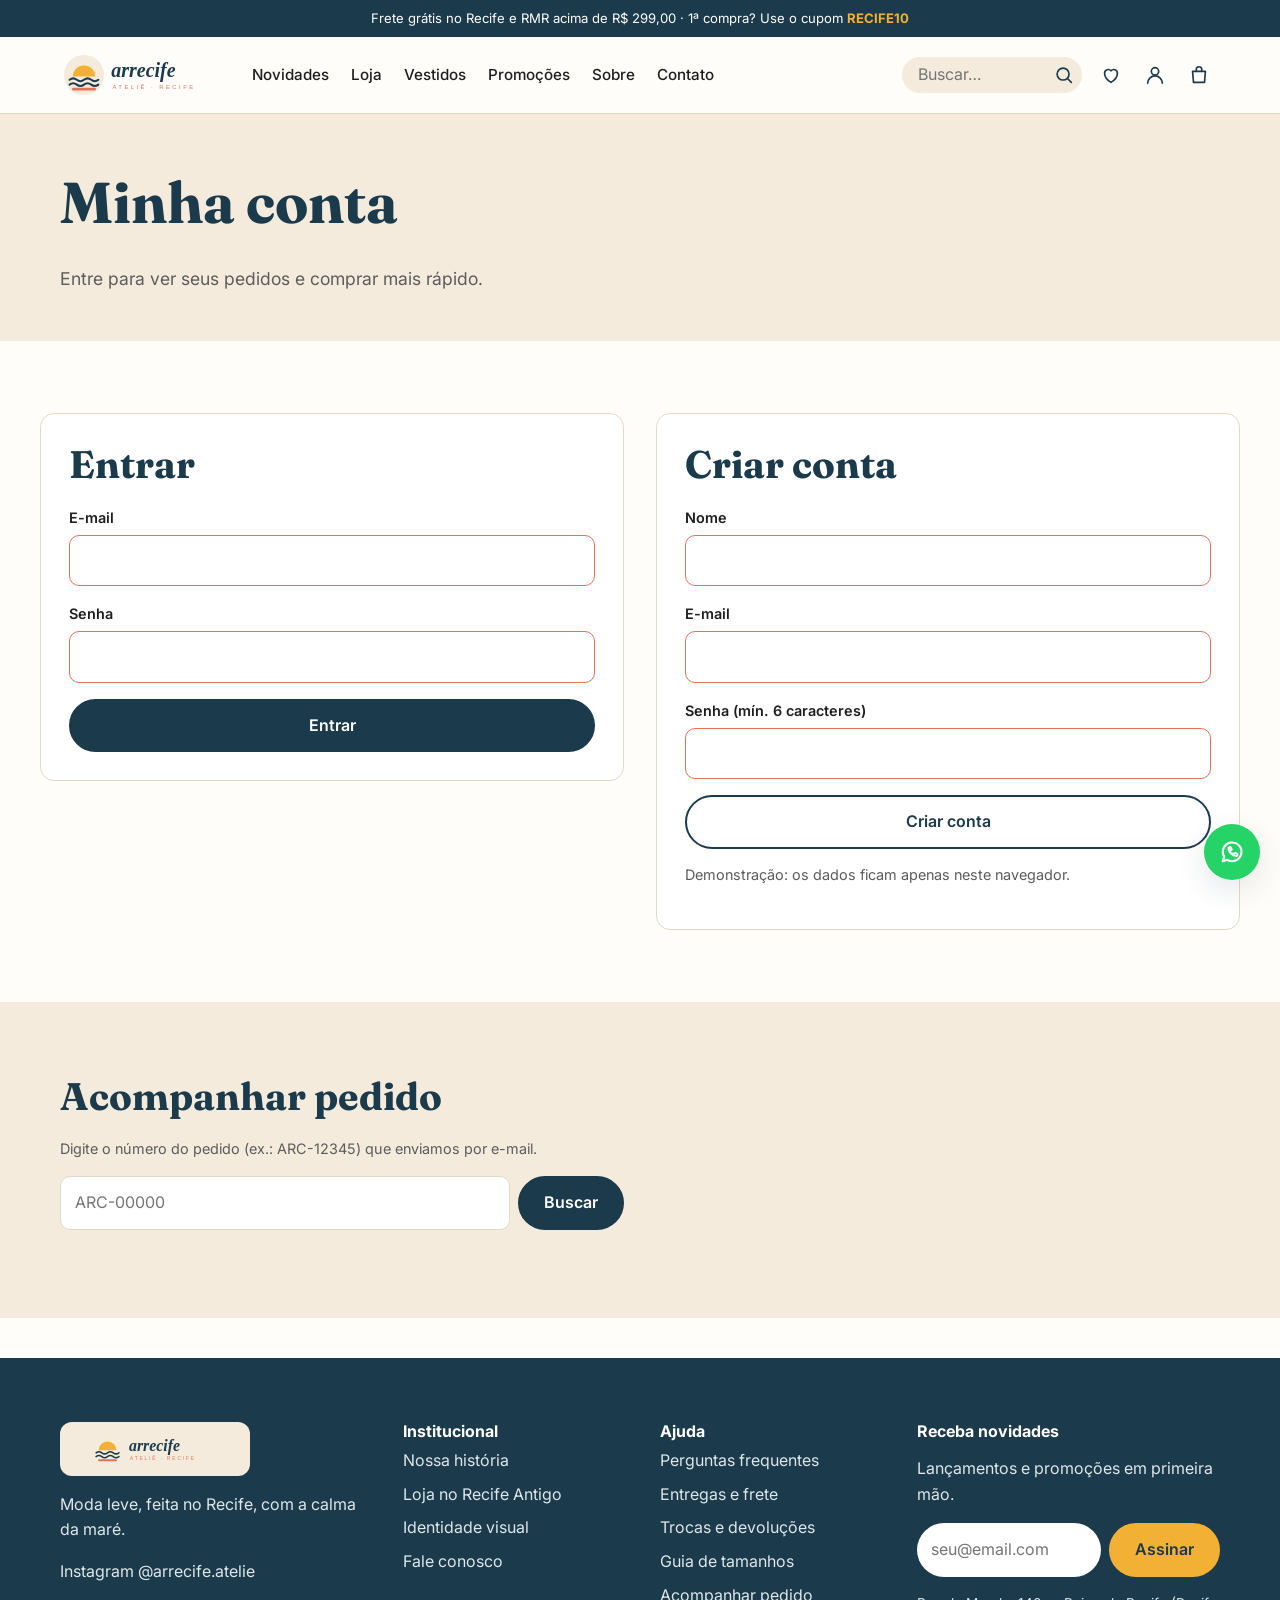
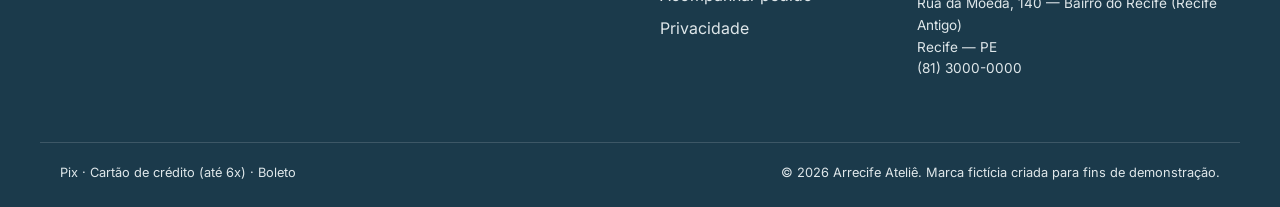
<file: conta.html>
<!DOCTYPE html>
<html lang="pt-BR">
<head>
  <meta charset="UTF-8">
  <meta name="viewport" content="width=device-width, initial-scale=1">
  <title>Minha conta — Arrecife Ateliê</title>
  <meta name="description" content="Entre na sua conta Arrecife Ateliê e acompanhe seus pedidos.">
  <meta name="robots" content="noindex">
  <link rel="icon" href="assets/simbolo.svg" type="image/svg+xml">
  <link rel="preconnect" href="https://fonts.googleapis.com">
  <link rel="preconnect" href="https://fonts.gstatic.com" crossorigin>
  <link href="https://fonts.googleapis.com/css2?family=Fraunces:ital,opsz,wght@0,9..144,500;0,9..144,600;1,9..144,600&family=Inter:wght@400;500;600;700&display=swap" rel="stylesheet">
  <link rel="stylesheet" href="css/estilos.css">
</head>
<body>
  <div id="cabecalho"></div>

  <main id="conteudo">
    <section class="pagina-topo">
      <div class="container">
        <h1 id="titulo-conta">Minha conta</h1>
        <p id="subtitulo-conta">Entre para ver seus pedidos e comprar mais rápido.</p>
      </div>
    </section>

    <!-- VISITANTE: entrar ou criar conta -->
    <section class="container secao grade-duas" id="area-visitante" hidden>
      <form class="caixa" id="form-entrar">
        <h2>Entrar</h2>
        <div class="campo"><label for="entrar-email">E-mail</label><input id="entrar-email" type="email" autocomplete="email" required></div>
        <div class="campo"><label for="entrar-senha">Senha</label><input id="entrar-senha" type="password" autocomplete="current-password" required></div>
        <p class="mensagem mensagem--erro" id="erro-entrar" role="alert" hidden></p>
        <button class="botao botao--cheio botao--largo" type="submit">Entrar</button>
      </form>

      <form class="caixa" id="form-cadastro">
        <h2>Criar conta</h2>
        <div class="campo"><label for="cad-nome">Nome</label><input id="cad-nome" autocomplete="name" required minlength="2"></div>
        <div class="campo"><label for="cad-email">E-mail</label><input id="cad-email" type="email" autocomplete="email" required></div>
        <div class="campo"><label for="cad-senha">Senha (mín. 6 caracteres)</label><input id="cad-senha" type="password" autocomplete="new-password" required minlength="6"></div>
        <p class="mensagem mensagem--erro" id="erro-cadastro" role="alert" hidden></p>
        <button class="botao botao--largo" type="submit">Criar conta</button>
        <p class="texto-suave">Demonstração: os dados ficam apenas neste navegador.</p>
      </form>
    </section>

    <!-- LOGADA: pedidos -->
    <section class="container secao" id="area-cliente" hidden>
      <div class="secao__topo">
        <h2>Meus pedidos</h2>
        <div class="hero__botoes" style="margin: 0">
          <a class="botao" href="favoritos.html">Meus favoritos</a>
          <button class="botao" type="button" id="sair">Sair</button>
        </div>
      </div>
      <div id="lista-pedidos"></div>
    </section>

    <!-- RASTREIO (disponível para todos) -->
    <section class="secao secao--areia" id="rastreio">
      <div class="container grade-duas">
        <div>
          <h2>Acompanhar pedido</h2>
          <p class="texto-suave">Digite o número do pedido (ex.: ARC-12345) que enviamos por e-mail.</p>
          <form class="cupom" id="form-rastreio">
            <label class="sr-only" for="numero-pedido">Número do pedido</label>
            <input class="entrada" id="numero-pedido" placeholder="ARC-00000" required>
            <button class="botao botao--cheio" type="submit">Buscar</button>
          </form>
        </div>
        <div id="resultado-rastreio" aria-live="polite"></div>
      </div>
    </section>
  </main>

  <div id="rodape"></div>

  <script src="js/dados.js"></script>
  <script src="js/ilustracoes.js"></script>
  <script src="js/utils.js"></script>
  <script src="js/carrinho.js"></script>
  <script src="js/favoritos.js"></script>
  <script src="js/conta.js"></script>
  <script src="js/layout.js"></script>
  <script src="js/pagina-conta.js"></script>
</body>
</html>
</file>
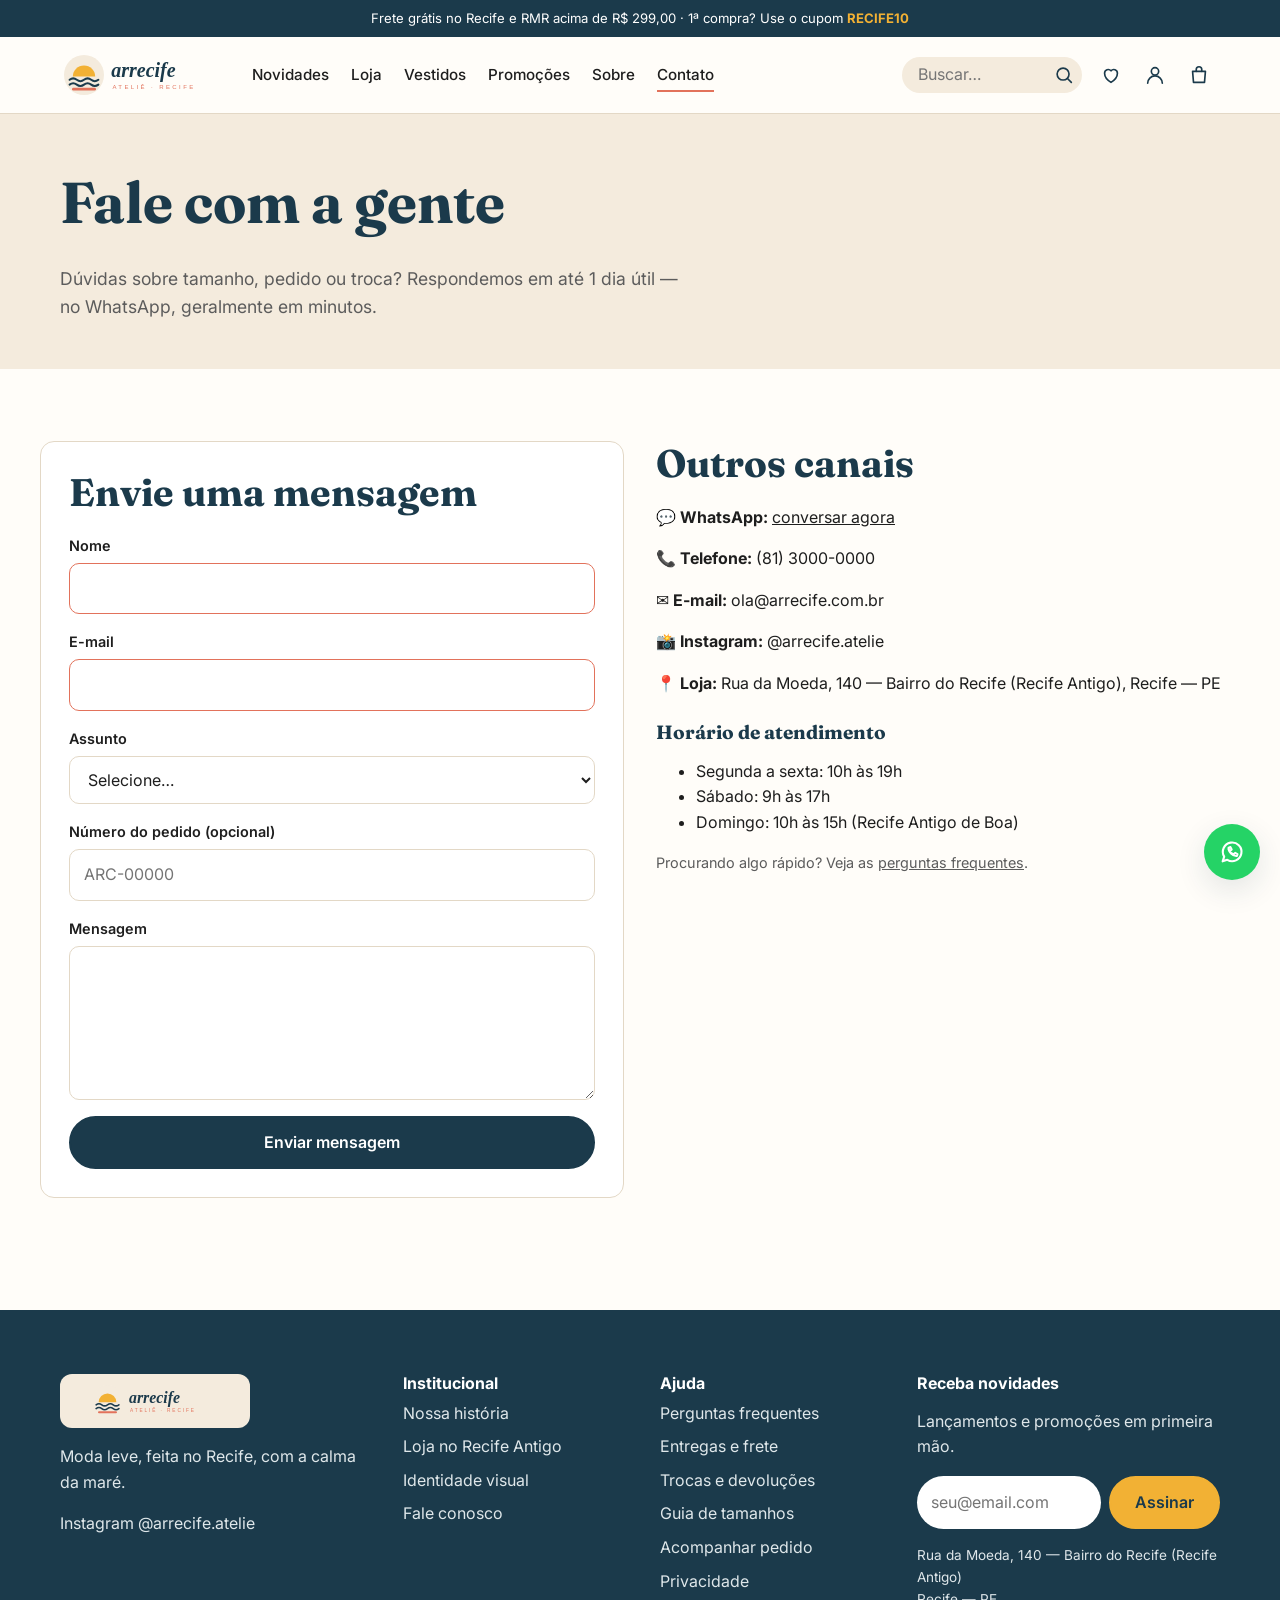
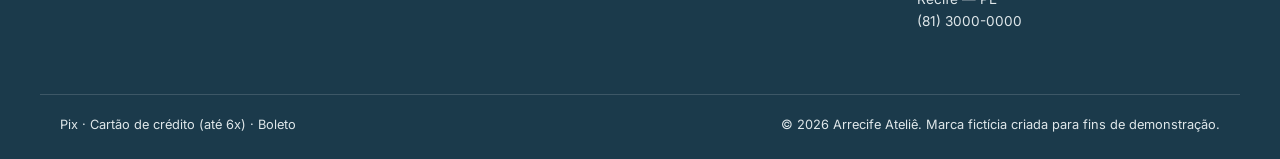
<file: contato.html>
<!DOCTYPE html>
<html lang="pt-BR">
<head>
  <meta charset="UTF-8">
  <meta name="viewport" content="width=device-width, initial-scale=1">
  <title>Contato — Arrecife Ateliê</title>
  <meta name="description" content="Fale com a Arrecife Ateliê por WhatsApp, e-mail ou visite nossa loja no Recife Antigo.">
  <link rel="icon" href="assets/simbolo.svg" type="image/svg+xml">
  <link rel="preconnect" href="https://fonts.googleapis.com">
  <link rel="preconnect" href="https://fonts.gstatic.com" crossorigin>
  <link href="https://fonts.googleapis.com/css2?family=Fraunces:ital,opsz,wght@0,9..144,500;0,9..144,600;1,9..144,600&family=Inter:wght@400;500;600;700&display=swap" rel="stylesheet">
  <link rel="stylesheet" href="css/estilos.css">
</head>
<body>
  <div id="cabecalho"></div>

  <main id="conteudo">
    <section class="pagina-topo">
      <div class="container">
        <h1>Fale com a gente</h1>
        <p>Dúvidas sobre tamanho, pedido ou troca? Respondemos em até 1 dia útil — no WhatsApp, geralmente em minutos.</p>
      </div>
    </section>

    <section class="container secao grade-duas">
      <form class="caixa" id="form-contato">
        <h2>Envie uma mensagem</h2>
        <div class="campo"><label for="c-nome">Nome</label><input id="c-nome" required autocomplete="name"></div>
        <div class="campo"><label for="c-email">E-mail</label><input id="c-email" type="email" required autocomplete="email"></div>
        <div class="campo">
          <label for="c-assunto">Assunto</label>
          <select id="c-assunto" required>
            <option value="">Selecione…</option>
            <option>Dúvida sobre produto ou tamanho</option>
            <option>Meu pedido</option>
            <option>Troca ou devolução</option>
            <option>Parcerias e imprensa</option>
            <option>Outro assunto</option>
          </select>
        </div>
        <div class="campo"><label for="c-pedido">Número do pedido (opcional)</label><input id="c-pedido" placeholder="ARC-00000"></div>
        <div class="campo"><label for="c-mensagem">Mensagem</label><textarea id="c-mensagem" rows="5" required minlength="10"></textarea></div>
        <p class="mensagem mensagem--sucesso" id="contato-ok" role="status" hidden>Mensagem enviada! Responderemos no seu e-mail em breve. 🌊</p>
        <button class="botao botao--cheio botao--largo" type="submit">Enviar mensagem</button>
      </form>

      <div>
        <h2>Outros canais</h2>
        <div class="acordeao">
          <p>💬 <strong>WhatsApp:</strong> <a data-whatsapp target="_blank" rel="noopener">conversar agora</a></p>
          <p>📞 <strong>Telefone:</strong> <span data-loja="telefone"></span></p>
          <p>✉️ <strong>E-mail:</strong> <span data-loja="email"></span></p>
          <p>📸 <strong>Instagram:</strong> <span data-loja="instagram"></span></p>
          <p>📍 <strong>Loja:</strong> <span data-loja="endereco"></span>, <span data-loja="cidade"></span></p>
        </div>
        <h3 style="margin-top: 24px">Horário de atendimento</h3>
        <ul data-loja-horarios></ul>
        <p class="texto-suave">Procurando algo rápido? Veja as <a href="ajuda.html#perguntas">perguntas frequentes</a>.</p>
      </div>
    </section>
  </main>

  <div id="rodape"></div>

  <script src="js/dados.js"></script>
  <script src="js/ilustracoes.js"></script>
  <script src="js/utils.js"></script>
  <script src="js/carrinho.js"></script>
  <script src="js/favoritos.js"></script>
  <script src="js/layout.js"></script>
  <script src="js/pagina-institucional.js"></script>
  <script>
    /*
     * Envio do formulário de contato.
     * Aqui apenas simulamos o envio. Para receber de verdade, conecte a um
     * serviço como Formspree, Netlify Forms ou ao seu próprio back-end
     * (veja docs/GUIA-DO-CODIGO.md, seção "Próximos passos").
     */
    document.getElementById("form-contato").addEventListener("submit", (e) => {
      e.preventDefault();
      e.target.reset();
      document.getElementById("contato-ok").hidden = false;
    });
  </script>
</body>
</html>
</file>
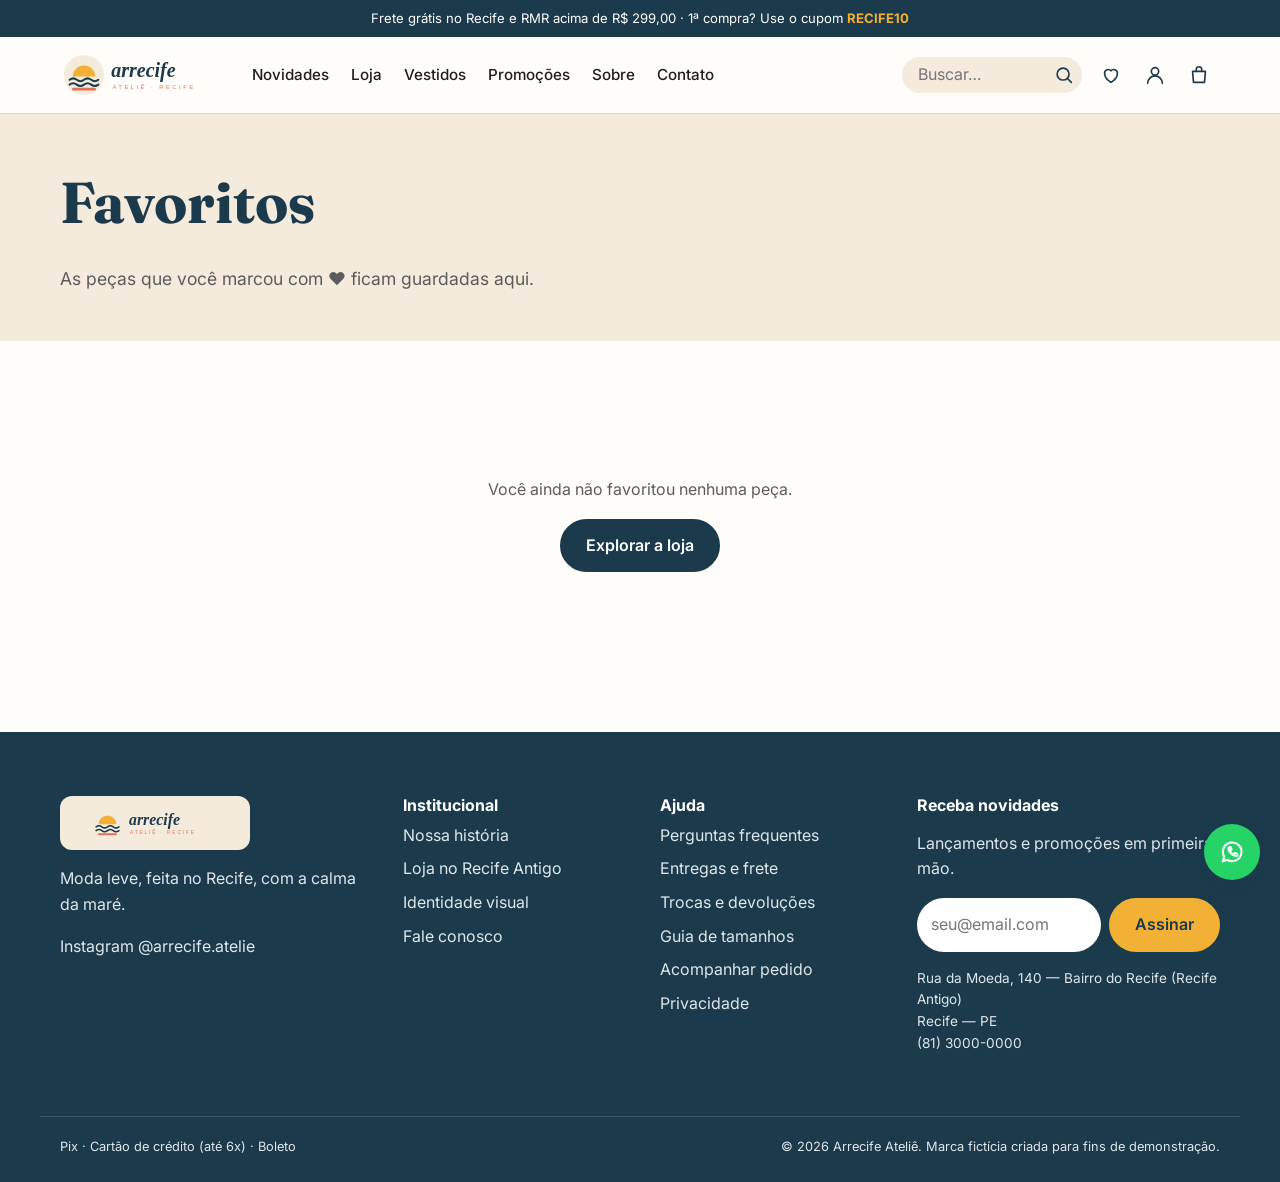
<file: favoritos.html>
<!DOCTYPE html>
<html lang="pt-BR">
<head>
  <meta charset="UTF-8">
  <meta name="viewport" content="width=device-width, initial-scale=1">
  <title>Favoritos — Arrecife Ateliê</title>
  <meta name="description" content="Suas peças favoritas da Arrecife Ateliê.">
  <link rel="icon" href="assets/simbolo.svg" type="image/svg+xml">
  <link rel="preconnect" href="https://fonts.googleapis.com">
  <link rel="preconnect" href="https://fonts.gstatic.com" crossorigin>
  <link href="https://fonts.googleapis.com/css2?family=Fraunces:ital,opsz,wght@0,9..144,500;0,9..144,600;1,9..144,600&family=Inter:wght@400;500;600;700&display=swap" rel="stylesheet">
  <link rel="stylesheet" href="css/estilos.css">
</head>
<body>
  <div id="cabecalho"></div>

  <main id="conteudo">
    <section class="pagina-topo">
      <div class="container">
        <h1>Favoritos</h1>
        <p>As peças que você marcou com ♥ ficam guardadas aqui.</p>
      </div>
    </section>
    <section class="container secao">
      <div class="grade-produtos" id="lista-favoritos"></div>
    </section>
  </main>

  <div id="rodape"></div>

  <script src="js/dados.js"></script>
  <script src="js/ilustracoes.js"></script>
  <script src="js/utils.js"></script>
  <script src="js/carrinho.js"></script>
  <script src="js/favoritos.js"></script>
  <script src="js/layout.js"></script>
  <script>
    /* Página simples: lista os produtos favoritados e se atualiza ao desfavoritar. */
    function renderizarFavoritos() {
      const produtos = Favoritos.ids().map(buscarProduto);
      $("#lista-favoritos").innerHTML = produtos.length
        ? produtos.map(criarCardProduto).join("")
        : `<div class="vazio" style="grid-column: 1 / -1">
             <p>Você ainda não favoritou nenhuma peça.</p>
             <a class="botao botao--cheio" href="catalogo.html">Explorar a loja</a>
           </div>`;
      sincronizarCoracoes();
    }
    document.addEventListener("DOMContentLoaded", renderizarFavoritos);
    document.addEventListener("favoritos:atualizado", renderizarFavoritos);
  </script>
</body>
</html>
</file>
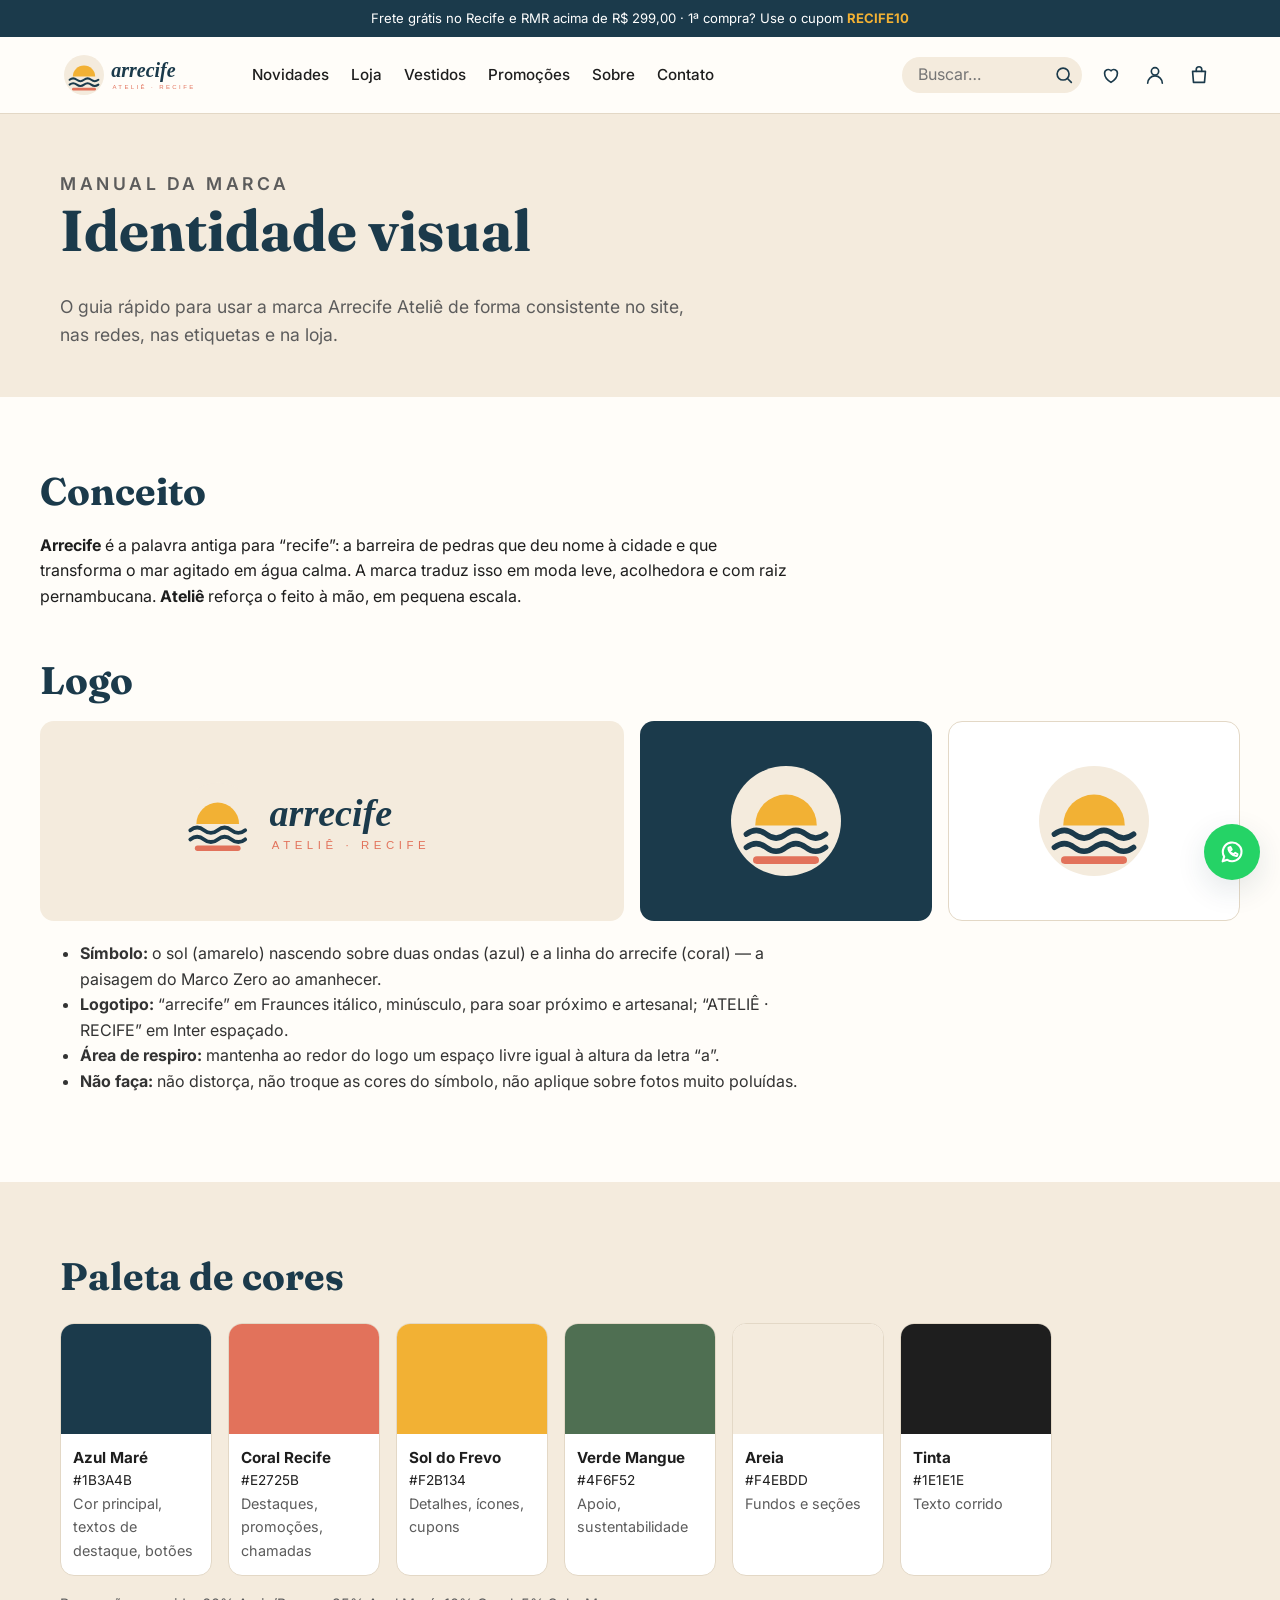
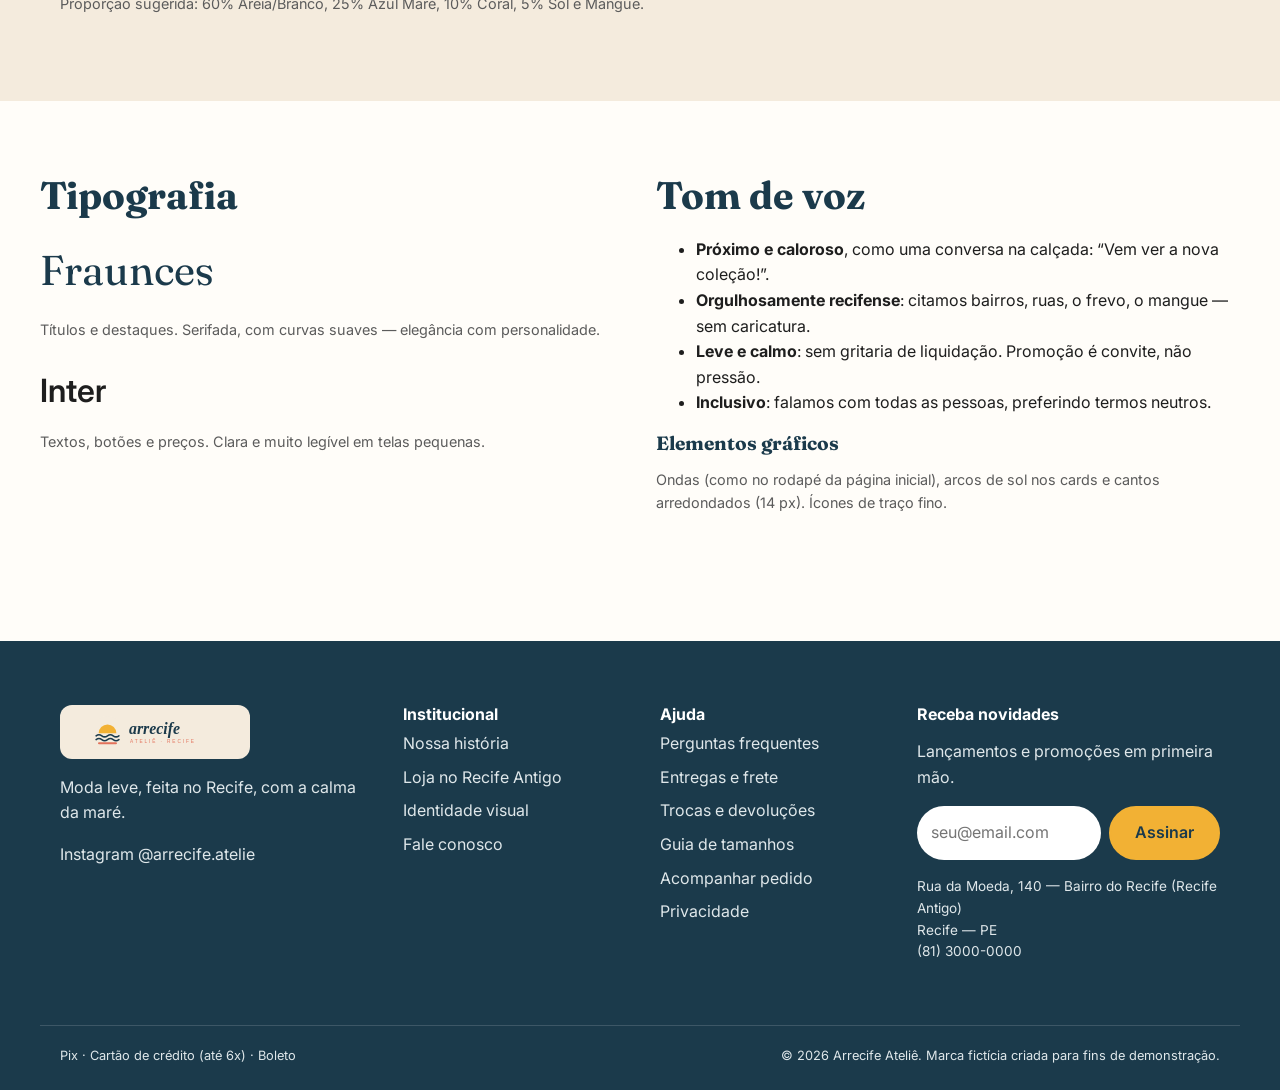
<file: marca.html>
<!DOCTYPE html>
<html lang="pt-BR">
<head>
  <meta charset="UTF-8">
  <meta name="viewport" content="width=device-width, initial-scale=1">
  <title>Identidade visual — Arrecife Ateliê</title>
  <meta name="description" content="Manual de identidade visual da Arrecife Ateliê: logo, cores, tipografia e tom de voz.">
  <link rel="icon" href="assets/simbolo.svg" type="image/svg+xml">
  <link rel="preconnect" href="https://fonts.googleapis.com">
  <link rel="preconnect" href="https://fonts.gstatic.com" crossorigin>
  <link href="https://fonts.googleapis.com/css2?family=Fraunces:ital,opsz,wght@0,9..144,500;0,9..144,600;1,9..144,600&family=Inter:wght@400;500;600;700&display=swap" rel="stylesheet">
  <link rel="stylesheet" href="css/estilos.css">
</head>
<body>
  <div id="cabecalho"></div>

  <main id="conteudo">
    <section class="pagina-topo">
      <div class="container">
        <p class="sobretitulo">Manual da marca</p>
        <h1>Identidade visual</h1>
        <p>O guia rápido para usar a marca Arrecife Ateliê de forma consistente no site, nas redes, nas etiquetas e na loja.</p>
      </div>
    </section>

    <section class="container secao">
      <h2>Conceito</h2>
      <p class="texto-longo"><strong>Arrecife</strong> é a palavra antiga para “recife”: a barreira de pedras que deu nome à cidade e que transforma o mar agitado em água calma. A marca traduz isso em moda leve, acolhedora e com raiz pernambucana. <strong>Ateliê</strong> reforça o feito à mão, em pequena escala.</p>

      <h2 style="margin-top: 48px">Logo</h2>
      <div class="marca-logo">
        <div style="background: var(--areia)"><img src="assets/logo.svg" alt="Logo completo" width="320"></div>
        <div style="background: var(--azul-mare)"><img src="assets/simbolo.svg" alt="Símbolo" width="110"></div>
        <div style="background: #fff; border: 1px solid var(--borda)"><img src="assets/simbolo.svg" alt="Símbolo em fundo branco" width="110"></div>
      </div>
      <ul class="texto-longo" style="margin-top: 20px">
        <li><strong>Símbolo:</strong> o sol (amarelo) nascendo sobre duas ondas (azul) e a linha do arrecife (coral) — a paisagem do Marco Zero ao amanhecer.</li>
        <li><strong>Logotipo:</strong> “arrecife” em Fraunces itálico, minúsculo, para soar próximo e artesanal; “ATELIÊ · RECIFE” em Inter espaçado.</li>
        <li><strong>Área de respiro:</strong> mantenha ao redor do logo um espaço livre igual à altura da letra “a”.</li>
        <li><strong>Não faça:</strong> não distorça, não troque as cores do símbolo, não aplique sobre fotos muito poluídas.</li>
      </ul>
    </section>

    <section class="secao secao--areia">
      <div class="container">
        <h2>Paleta de cores</h2>
        <div class="paleta" id="paleta" style="margin-top: 24px"></div>
        <p class="texto-suave" style="margin-top: 16px">Proporção sugerida: 60% Areia/Branco, 25% Azul Maré, 10% Coral, 5% Sol e Mangue.</p>
      </div>
    </section>

    <section class="container secao grade-duas">
      <div>
        <h2>Tipografia</h2>
        <p style="font-family: var(--fonte-titulo); font-size: 2.6rem; color: var(--azul-mare); margin: 0">Fraunces</p>
        <p class="texto-suave">Títulos e destaques. Serifada, com curvas suaves — elegância com personalidade.</p>
        <p style="font-size: 2rem; font-weight: 600; margin: 24px 0 0">Inter</p>
        <p class="texto-suave">Textos, botões e preços. Clara e muito legível em telas pequenas.</p>
      </div>
      <div>
        <h2>Tom de voz</h2>
        <ul>
          <li><strong>Próximo e caloroso</strong>, como uma conversa na calçada: “Vem ver a nova coleção!”.</li>
          <li><strong>Orgulhosamente recifense</strong>: citamos bairros, ruas, o frevo, o mangue — sem caricatura.</li>
          <li><strong>Leve e calmo</strong>: sem gritaria de liquidação. Promoção é convite, não pressão.</li>
          <li><strong>Inclusivo</strong>: falamos com todas as pessoas, preferindo termos neutros.</li>
        </ul>
        <h3>Elementos gráficos</h3>
        <p class="texto-suave">Ondas (como no rodapé da página inicial), arcos de sol nos cards e cantos arredondados (14 px). Ícones de traço fino.</p>
      </div>
    </section>
  </main>

  <div id="rodape"></div>

  <script src="js/dados.js"></script>
  <script src="js/ilustracoes.js"></script>
  <script src="js/utils.js"></script>
  <script src="js/carrinho.js"></script>
  <script src="js/favoritos.js"></script>
  <script src="js/layout.js"></script>
  <script>
    /* Amostras da paleta. Os valores são os mesmos das variáveis em css/estilos.css. */
    const PALETA = [
      { nome: "Azul Maré", hex: "#1B3A4B", uso: "Cor principal, textos de destaque, botões" },
      { nome: "Coral Recife", hex: "#E2725B", uso: "Destaques, promoções, chamadas" },
      { nome: "Sol do Frevo", hex: "#F2B134", uso: "Detalhes, ícones, cupons" },
      { nome: "Verde Mangue", hex: "#4F6F52", uso: "Apoio, sustentabilidade" },
      { nome: "Areia", hex: "#F4EBDD", uso: "Fundos e seções" },
      { nome: "Tinta", hex: "#1E1E1E", uso: "Texto corrido" },
    ];
    document.getElementById("paleta").innerHTML = PALETA.map((c) => `
      <div class="cor">
        <div class="cor__amostra" style="background:${c.hex}"></div>
        <div class="cor__info"><strong>${c.nome}</strong>${c.hex}<br><span class="texto-suave">${c.uso}</span></div>
      </div>`).join("");
  </script>
</body>
</html>
</file>
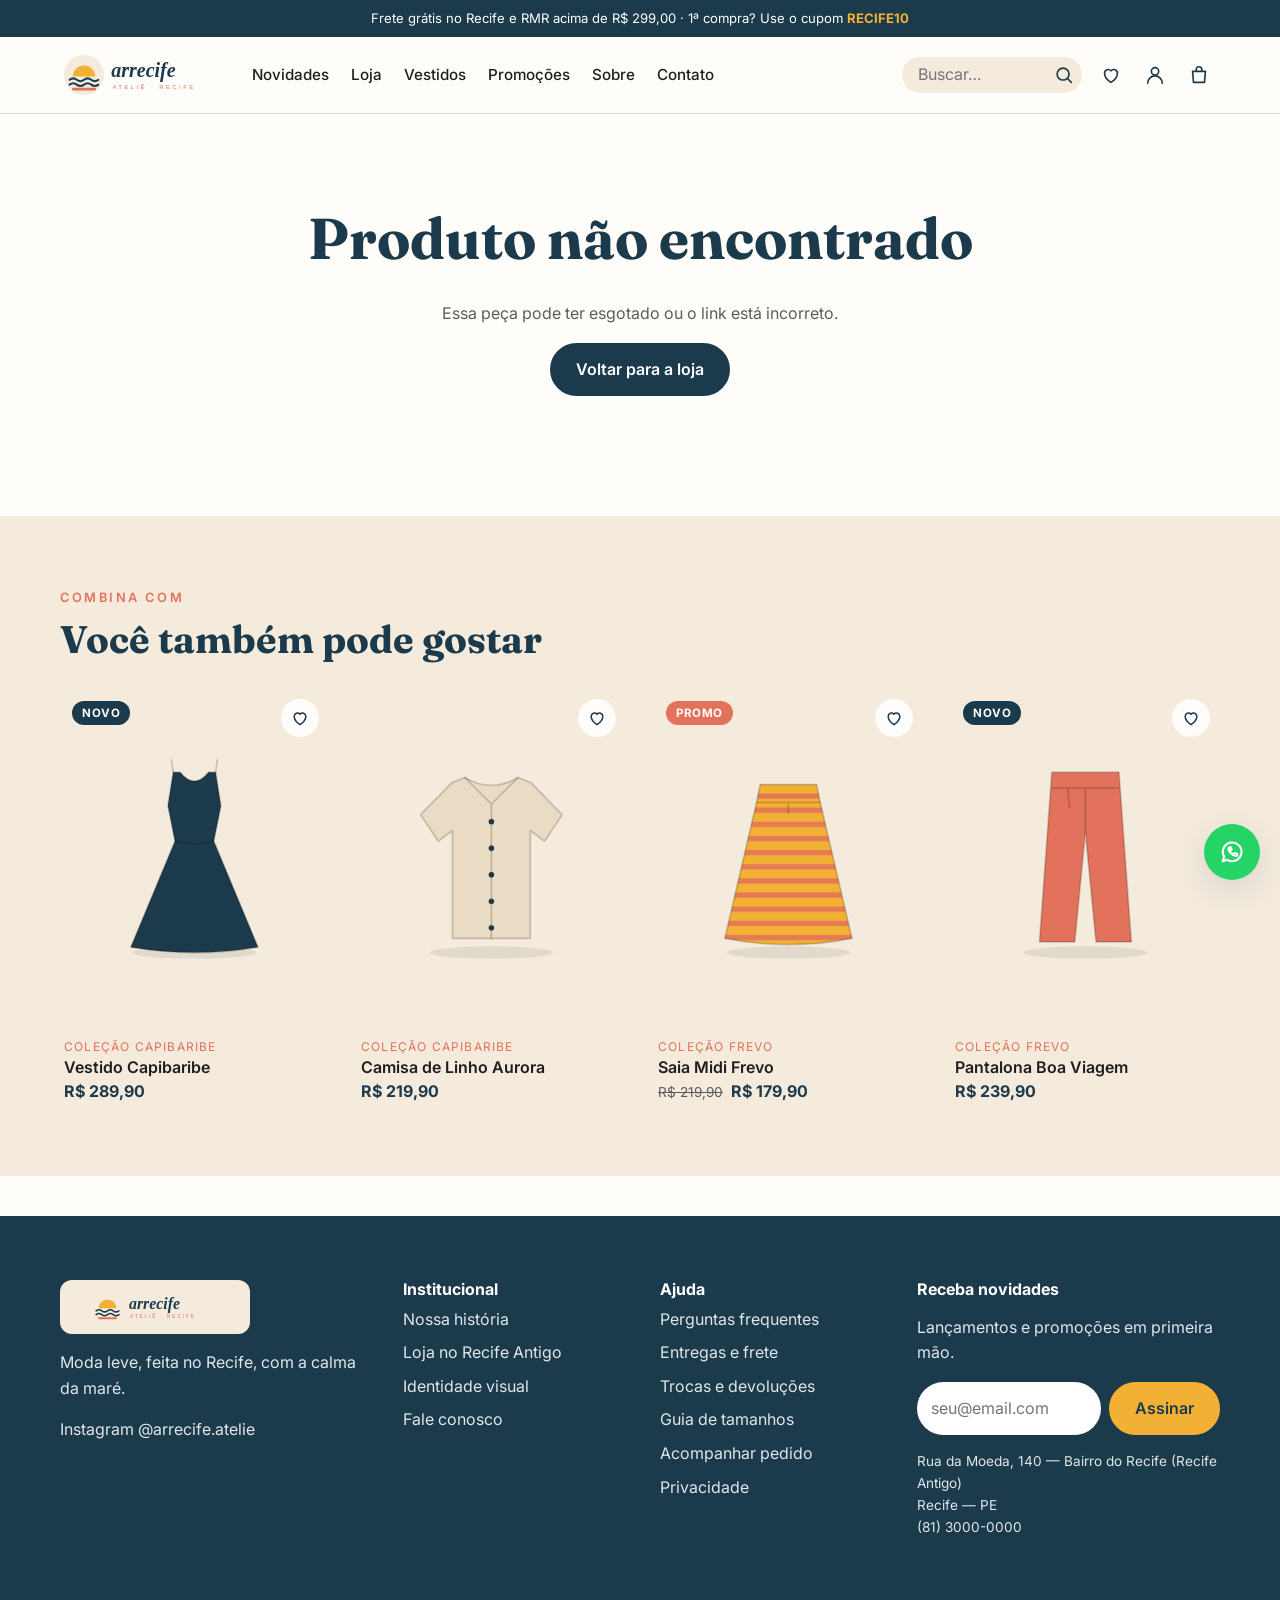
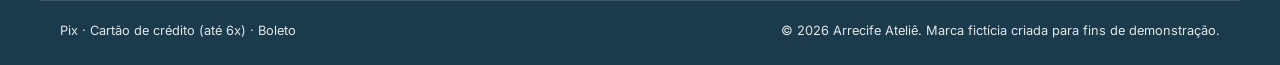
<file: produto.html>
<!DOCTYPE html>
<html lang="pt-BR">
<head>
  <meta charset="UTF-8">
  <meta name="viewport" content="width=device-width, initial-scale=1">
  <title>Produto — Arrecife Ateliê</title>
  <meta name="description" content="Peça da Arrecife Ateliê, moda feita no Recife.">
  <link rel="icon" href="assets/simbolo.svg" type="image/svg+xml">
  <link rel="preconnect" href="https://fonts.googleapis.com">
  <link rel="preconnect" href="https://fonts.gstatic.com" crossorigin>
  <link href="https://fonts.googleapis.com/css2?family=Fraunces:ital,opsz,wght@0,9..144,500;0,9..144,600;1,9..144,600&family=Inter:wght@400;500;600;700&display=swap" rel="stylesheet">
  <link rel="stylesheet" href="css/estilos.css">
</head>
<body>
  <div id="cabecalho"></div>

  <!-- Todo o conteúdo é preenchido pelo js/pagina-produto.js de acordo com ?id= na URL -->
  <main id="conteudo">
    <div class="container"><nav class="migalhas" id="migalhas" aria-label="Você está em"></nav></div>
    <div class="container produto" id="produto"></div>

    <section class="secao secao--areia">
      <div class="container">
        <p class="sobretitulo">Combina com</p>
        <h2>Você também pode gostar</h2>
        <div class="grade-produtos" id="relacionados" style="margin-top: 28px"></div>
      </div>
    </section>
  </main>

  <!-- Janela do guia de medidas -->
  <dialog id="guia-medidas" aria-labelledby="titulo-guia">
    <button class="botao-icone dialog__fechar" type="button" data-fechar-dialog aria-label="Fechar">✕</button>
    <h2 id="titulo-guia">Guia de medidas</h2>
    <p class="texto-suave">Medidas do corpo, em centímetros. Na dúvida entre dois tamanhos, escolha o maior.</p>
    <div class="tabela-rolagem" id="tabela-medidas"></div>
    <p class="texto-suave">Veja como medir no <a href="ajuda.html#tamanhos">guia completo</a>.</p>
  </dialog>

  <div id="rodape"></div>

  <script src="js/dados.js"></script>
  <script src="js/ilustracoes.js"></script>
  <script src="js/utils.js"></script>
  <script src="js/carrinho.js"></script>
  <script src="js/favoritos.js"></script>
  <script src="js/layout.js"></script>
  <script src="js/pagina-produto.js"></script>
</body>
</html>
</file>
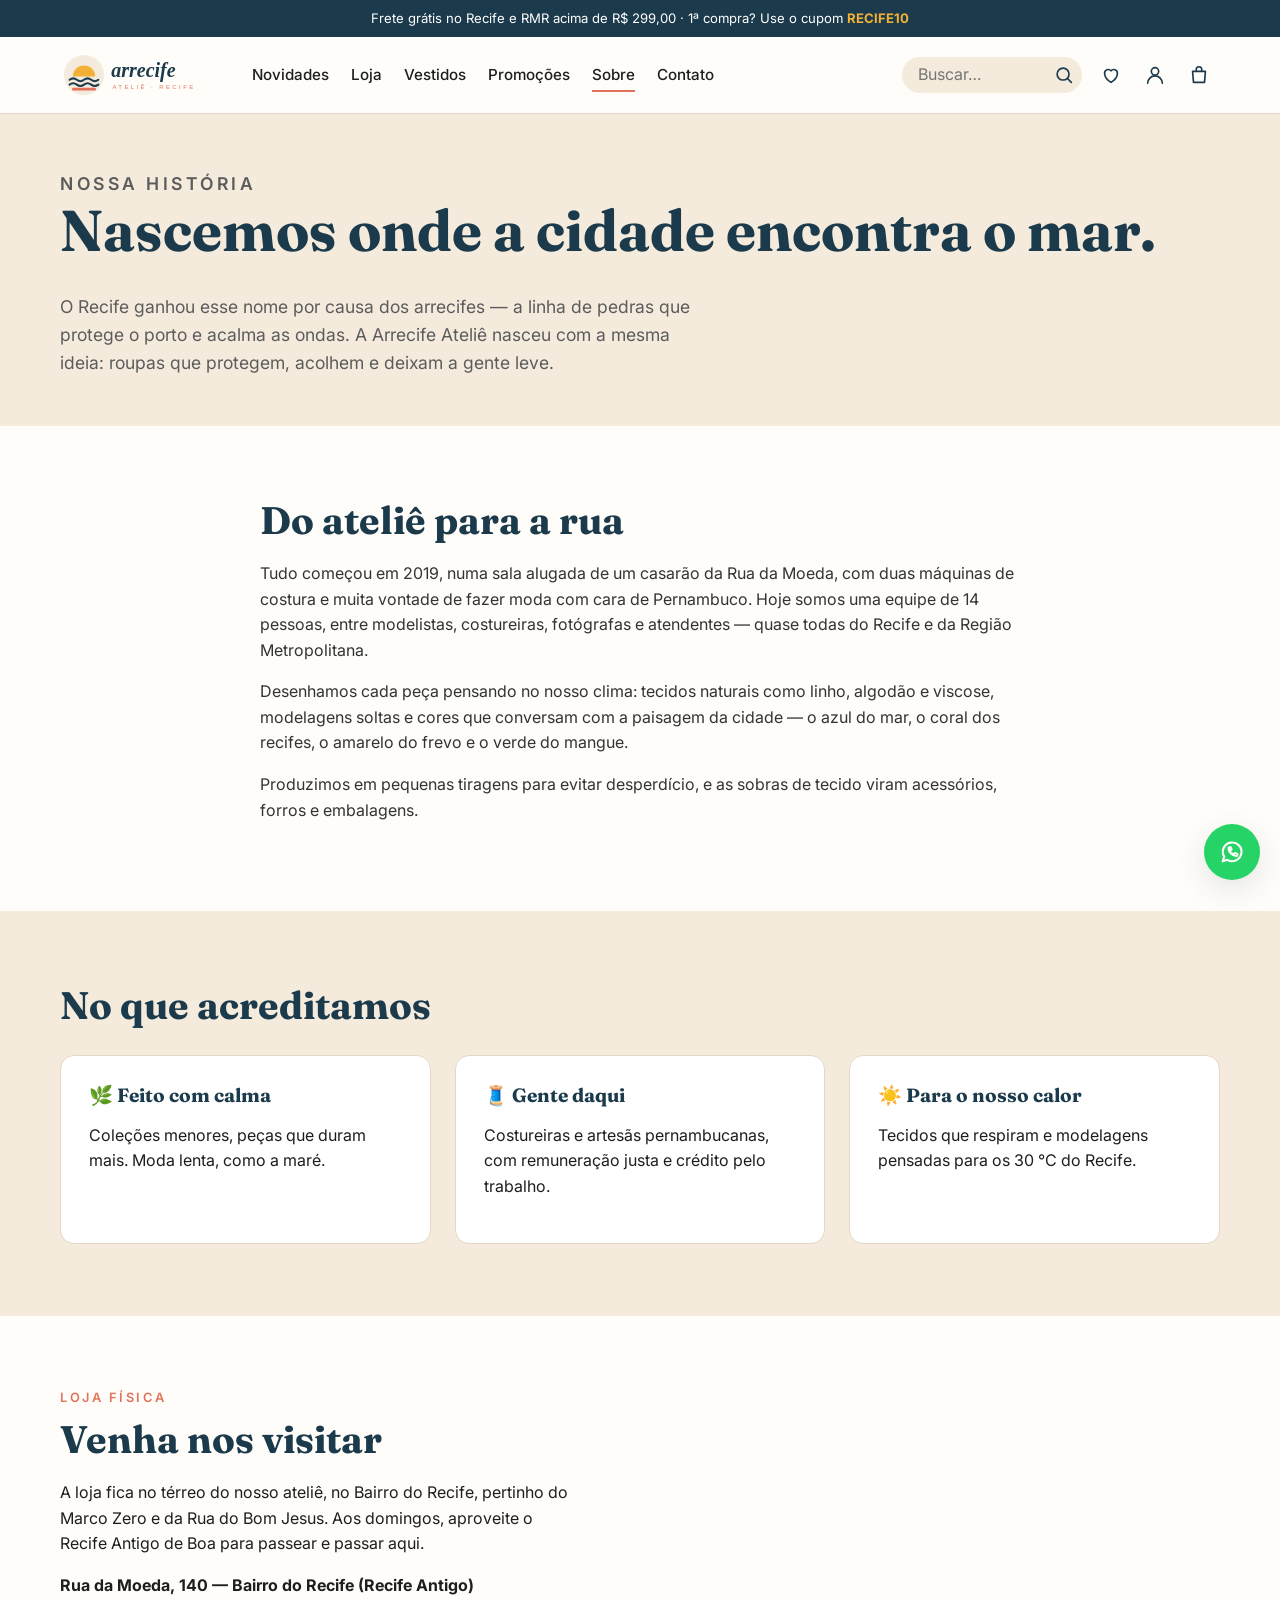
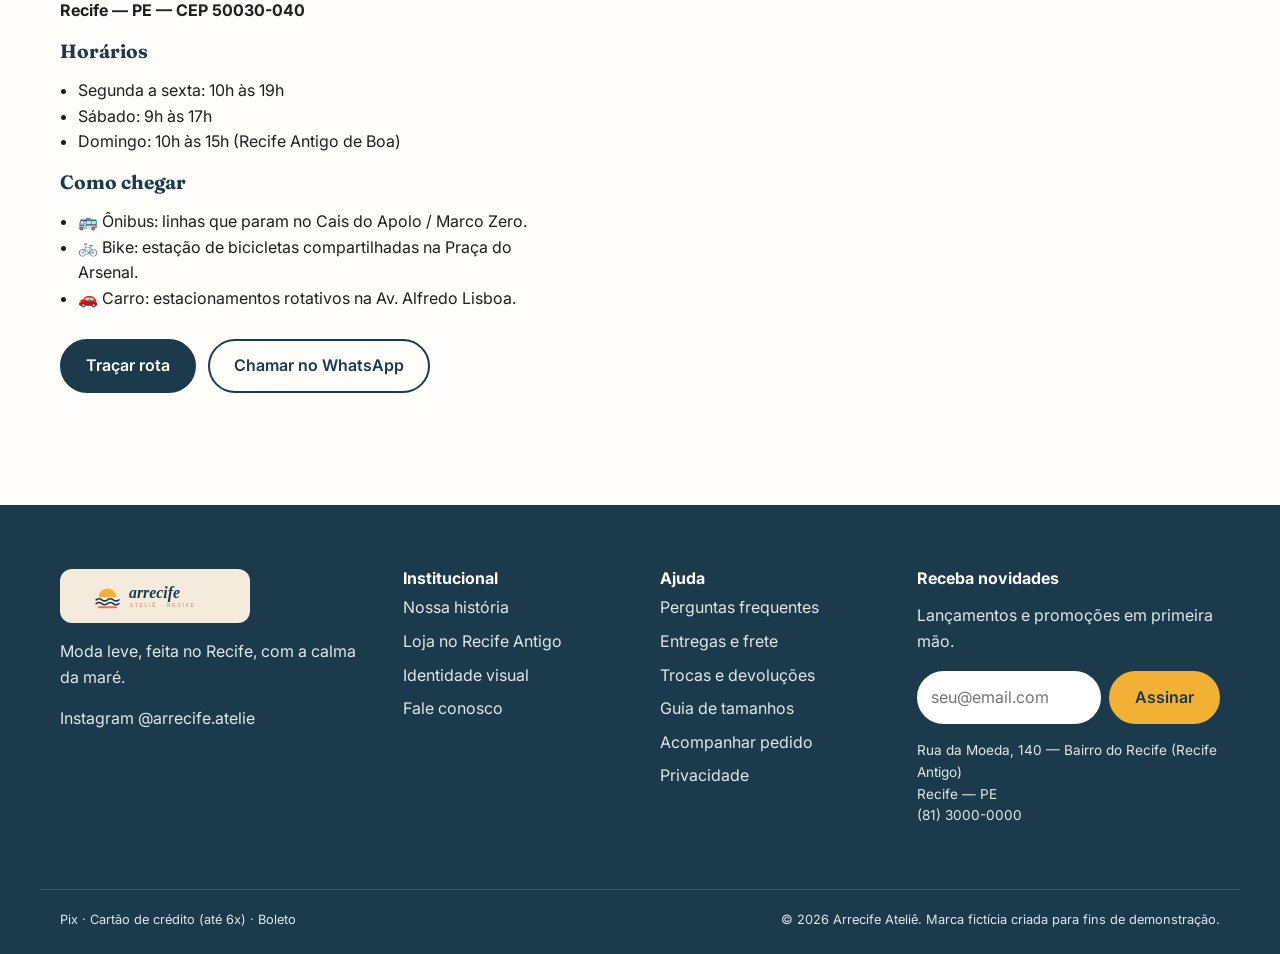
<file: sobre.html>
<!DOCTYPE html>
<html lang="pt-BR">
<head>
  <meta charset="UTF-8">
  <meta name="viewport" content="width=device-width, initial-scale=1">
  <title>Sobre — Arrecife Ateliê</title>
  <meta name="description" content="Conheça a história da Arrecife Ateliê e visite nossa loja no Recife Antigo.">
  <link rel="icon" href="assets/simbolo.svg" type="image/svg+xml">
  <link rel="preconnect" href="https://fonts.googleapis.com">
  <link rel="preconnect" href="https://fonts.gstatic.com" crossorigin>
  <link href="https://fonts.googleapis.com/css2?family=Fraunces:ital,opsz,wght@0,9..144,500;0,9..144,600;1,9..144,600&family=Inter:wght@400;500;600;700&display=swap" rel="stylesheet">
  <link rel="stylesheet" href="css/estilos.css">
</head>
<body>
  <div id="cabecalho"></div>

  <main id="conteudo">
    <section class="pagina-topo">
      <div class="container">
        <p class="sobretitulo">Nossa história</p>
        <h1>Nascemos onde a cidade encontra o mar.</h1>
        <p>O Recife ganhou esse nome por causa dos arrecifes — a linha de pedras que protege o porto e acalma as ondas. A Arrecife Ateliê nasceu com a mesma ideia: roupas que protegem, acolhem e deixam a gente leve.</p>
      </div>
    </section>

    <section class="container secao texto-longo">
      <h2>Do ateliê para a rua</h2>
      <p>Tudo começou em 2019, numa sala alugada de um casarão da Rua da Moeda, com duas máquinas de costura e muita vontade de fazer moda com cara de Pernambuco. Hoje somos uma equipe de 14 pessoas, entre modelistas, costureiras, fotógrafas e atendentes — quase todas do Recife e da Região Metropolitana.</p>
      <p>Desenhamos cada peça pensando no nosso clima: tecidos naturais como linho, algodão e viscose, modelagens soltas e cores que conversam com a paisagem da cidade — o azul do mar, o coral dos recifes, o amarelo do frevo e o verde do mangue.</p>
      <p>Produzimos em pequenas tiragens para evitar desperdício, e as sobras de tecido viram acessórios, forros e embalagens.</p>
    </section>

    <section class="secao secao--areia">
      <div class="container">
        <h2>No que acreditamos</h2>
        <div class="valores" style="margin-top: 28px">
          <div class="valor"><h3>🌿 Feito com calma</h3><p>Coleções menores, peças que duram mais. Moda lenta, como a maré.</p></div>
          <div class="valor"><h3>🧵 Gente daqui</h3><p>Costureiras e artesãs pernambucanas, com remuneração justa e crédito pelo trabalho.</p></div>
          <div class="valor"><h3>☀️ Para o nosso calor</h3><p>Tecidos que respiram e modelagens pensadas para os 30 °C do Recife.</p></div>
        </div>
      </div>
    </section>

    <section class="secao" id="loja">
      <div class="container loja">
        <div>
          <p class="sobretitulo">Loja física</p>
          <h2>Venha nos visitar</h2>
          <p>A loja fica no térreo do nosso ateliê, no Bairro do Recife, pertinho do Marco Zero e da Rua do Bom Jesus. Aos domingos, aproveite o Recife Antigo de Boa para passear e passar aqui.</p>
          <p><strong><span data-loja="endereco"></span><br><span data-loja="cidade"></span> — CEP <span data-loja="cep"></span></strong></p>
          <h3>Horários</h3>
          <ul data-loja-horarios></ul>
          <h3>Como chegar</h3>
          <ul>
            <li>🚌 Ônibus: linhas que param no Cais do Apolo / Marco Zero.</li>
            <li>🚲 Bike: estação de bicicletas compartilhadas na Praça do Arsenal.</li>
            <li>🚗 Carro: estacionamentos rotativos na Av. Alfredo Lisboa.</li>
          </ul>
          <div class="hero__botoes">
            <a class="botao botao--cheio" data-rota target="_blank" rel="noopener">Traçar rota</a>
            <a class="botao" data-whatsapp target="_blank" rel="noopener">Chamar no WhatsApp</a>
          </div>
        </div>
        <iframe class="loja__mapa" data-mapa title="Mapa da loja no Recife Antigo" loading="lazy"></iframe>
      </div>
    </section>
  </main>

  <div id="rodape"></div>

  <script src="js/dados.js"></script>
  <script src="js/ilustracoes.js"></script>
  <script src="js/utils.js"></script>
  <script src="js/carrinho.js"></script>
  <script src="js/favoritos.js"></script>
  <script src="js/layout.js"></script>
  <script src="js/pagina-institucional.js"></script>
</body>
</html>
</file>
<file: css/estilos.css>
/* =========================================================================
 * estilos.css — Visual da Arrecife Ateliê
 * -------------------------------------------------------------------------
 * Organização:
 *   1. Variáveis (cores, fontes, espaçamentos da identidade visual)
 *   2. Base (reset e elementos HTML)
 *   3. Componentes reutilizáveis (botões, cards, formulários…)
 *   4. Layout (cabeçalho, rodapé, gaveta)
 *   5. Seções de cada página
 *   6. Responsividade (celular)
 * ========================================================================= */

/* 1. VARIÁVEIS ------------------------------------------------------------
 * Mudou a paleta da marca? Altere só aqui e o site inteiro acompanha. */
:root {
  --azul-mare: #1b3a4b;     /* cor principal: o mar do Recife */
  --azul-claro: #2e5266;
  --coral: #e2725b;         /* destaque: os arrecifes de coral */
  --coral-escuro: #c4573f;
  --sol: #f2b134;           /* apoio: o sol e o frevo */
  --mangue: #4f6f52;        /* apoio: o manguezal */
  --areia: #f4ebdd;         /* fundo: a areia da praia */
  --areia-escura: #eadbc4;
  --branco: #fffdf9;
  --tinta: #1e1e1e;         /* texto */
  --texto-suave: #5c5c5c;
  --borda: #e3d8c6;

  --fonte-titulo: "Fraunces", Georgia, serif;
  --fonte-texto: "Inter", system-ui, -apple-system, "Segoe UI", sans-serif;

  --raio: 14px;
  --sombra: 0 10px 30px rgba(27, 58, 75, 0.12);
  --largura-max: 1200px;
}

/* 2. BASE ---------------------------------------------------------------- */
*,
*::before,
*::after { box-sizing: border-box; }

html { scroll-behavior: smooth; }

body {
  margin: 0;
  font-family: var(--fonte-texto);
  font-size: 16px;
  line-height: 1.6;
  color: var(--tinta);
  background: var(--branco);
}

body.sem-rolagem { overflow: hidden; }

h1, h2, h3 {
  font-family: var(--fonte-titulo);
  color: var(--azul-mare);
  line-height: 1.15;
  margin: 0 0 0.5em;
}
h1 { font-size: clamp(2.2rem, 5vw, 3.6rem); }
h2 { font-size: clamp(1.7rem, 3.5vw, 2.4rem); }
h3 { font-size: 1.2rem; }

a { color: inherit; }
img, svg { max-width: 100%; display: block; }

button, input, select, textarea { font: inherit; color: inherit; }

:focus-visible { outline: 3px solid var(--sol); outline-offset: 2px; }

.container {
  width: 100%;
  max-width: var(--largura-max);
  margin: 0 auto;
  padding: 0 20px;
}

.secao { padding: 72px 0; }
.secao--areia { background: var(--areia); }
.secao__topo {
  display: flex;
  justify-content: space-between;
  align-items: end;
  gap: 16px;
  margin-bottom: 32px;
  flex-wrap: wrap;
}
.secao__topo p { margin: 0; color: var(--texto-suave); max-width: 520px; }

.sobretitulo {
  font-size: 0.8rem;
  letter-spacing: 0.2em;
  text-transform: uppercase;
  color: var(--coral);
  font-weight: 600;
  margin: 0 0 8px;
}

.texto-suave { color: var(--texto-suave); font-size: 0.9rem; }

/* Esconde visualmente, mas mantém para leitores de tela */
.sr-only {
  position: absolute; width: 1px; height: 1px; padding: 0; margin: -1px;
  overflow: hidden; clip: rect(0 0 0 0); white-space: nowrap; border: 0;
}

.pular-conteudo {
  position: absolute; left: -999px; top: 8px; z-index: 100;
  background: var(--azul-mare); color: #fff; padding: 8px 14px; border-radius: 8px;
}
.pular-conteudo:focus { left: 8px; }

/* 3. COMPONENTES --------------------------------------------------------- */

/* Botões */
.botao {
  display: inline-flex;
  align-items: center;
  justify-content: center;
  gap: 8px;
  padding: 12px 24px;
  border: 2px solid var(--azul-mare);
  border-radius: 999px;
  background: transparent;
  color: var(--azul-mare);
  font-weight: 600;
  text-decoration: none;
  cursor: pointer;
  transition: background 0.2s, color 0.2s, transform 0.1s;
}
.botao:hover { background: var(--azul-mare); color: #fff; }
.botao:active { transform: scale(0.98); }
.botao--cheio { background: var(--azul-mare); color: #fff; }
.botao--cheio:hover { background: var(--azul-claro); border-color: var(--azul-claro); }
.botao--coral { background: var(--coral); border-color: var(--coral); color: #fff; }
.botao--coral:hover { background: var(--coral-escuro); border-color: var(--coral-escuro); }
.botao--claro { border-color: #fff; color: #fff; }
.botao--claro:hover { background: #fff; color: var(--azul-mare); }
.botao--largo { width: 100%; }
.botao:disabled { opacity: 0.5; cursor: not-allowed; }

.botao-link {
  background: none; border: 0; padding: 0; cursor: pointer;
  color: var(--texto-suave); text-decoration: underline; font-size: 0.85rem;
}

.botao-icone {
  position: relative;
  display: inline-flex; align-items: center; justify-content: center;
  width: 42px; height: 42px;
  border: 0; border-radius: 50%;
  background: transparent; color: var(--azul-mare);
  cursor: pointer; text-decoration: none;
}
.botao-icone:hover { background: var(--areia); }

.contador {
  position: absolute; top: 2px; right: 0;
  min-width: 18px; height: 18px; padding: 0 5px;
  border-radius: 9px;
  background: var(--coral); color: #fff;
  font-size: 0.7rem; font-weight: 700; line-height: 18px; text-align: center;
}

/* Selos ("Novo", "Promo") */
.selo {
  position: absolute; top: 12px; left: 12px; z-index: 1;
  padding: 3px 10px; border-radius: 999px;
  background: var(--azul-mare); color: #fff;
  font-size: 0.72rem; font-weight: 700; letter-spacing: 0.05em; text-transform: uppercase;
}
.selo--promo { background: var(--coral); }

/* Card de produto */
.grade-produtos {
  display: grid;
  grid-template-columns: repeat(auto-fill, minmax(220px, 1fr));
  gap: 28px;
}

.card { position: relative; }
.card__link { text-decoration: none; display: block; }
.card__imagem {
  position: relative;
  aspect-ratio: 4 / 5;
  display: grid; place-items: center;
  padding: 24px;
  border-radius: var(--raio);
  background: var(--areia);
  overflow: hidden;
  transition: transform 0.3s;
}
.card__imagem svg { width: 80%; transition: transform 0.4s; }
.card:hover .card__imagem svg { transform: scale(1.06) rotate(-1deg); }
.card__info { padding: 12px 4px 0; }
.card__colecao { margin: 0; font-size: 0.75rem; color: var(--coral); text-transform: uppercase; letter-spacing: 0.1em; }
.card__nome { font-family: var(--fonte-texto); font-size: 1rem; font-weight: 600; color: var(--tinta); margin: 2px 0; }
.card__preco { margin: 0; font-weight: 700; color: var(--azul-mare); }
.card__preco-antigo { color: var(--texto-suave); font-weight: 400; font-size: 0.85rem; margin-right: 4px; }

.card__favorito {
  position: absolute; top: 10px; right: 10px; z-index: 2;
  width: 38px; height: 38px;
  display: grid; place-items: center;
  border: 0; border-radius: 50%;
  background: rgba(255, 255, 255, 0.9);
  color: var(--azul-mare);
  cursor: pointer;
}
.card__favorito svg { width: 20px; height: 20px; }
[data-favoritar].ativo { color: var(--coral); }
[data-favoritar].ativo svg { fill: currentColor; }

/* Formulários */
.campo { display: flex; flex-direction: column; gap: 6px; margin-bottom: 16px; }
.campo label { font-weight: 600; font-size: 0.9rem; }
.campo input,
.campo select,
.campo textarea,
.entrada {
  width: 100%;
  padding: 12px 14px;
  border: 1.5px solid var(--borda);
  border-radius: 10px;
  background: #fff;
}
.campo input:focus,
.campo select:focus,
.campo textarea:focus,
.entrada:focus { border-color: var(--azul-mare); outline: none; box-shadow: 0 0 0 3px rgba(27, 58, 75, 0.12); }
.campo input:invalid:not(:placeholder-shown) { border-color: var(--coral); }
.campo .erro { color: var(--coral-escuro); font-size: 0.85rem; }
.linha-campos { display: grid; grid-template-columns: repeat(auto-fit, minmax(160px, 1fr)); gap: 0 16px; }

.opcao {
  display: flex; align-items: center; gap: 12px;
  padding: 14px 16px; margin-bottom: 10px;
  border: 1.5px solid var(--borda); border-radius: 10px;
  cursor: pointer; background: #fff;
}
.opcao:has(input:checked) { border-color: var(--azul-mare); background: var(--areia); }
.opcao input { accent-color: var(--azul-mare); }
.opcao span:last-child { margin-left: auto; font-weight: 600; }

.caixa {
  background: #fff;
  border: 1px solid var(--borda);
  border-radius: var(--raio);
  padding: 28px;
}

.mensagem { padding: 12px 16px; border-radius: 10px; font-size: 0.92rem; }
.mensagem--sucesso { background: #e5efe3; color: #2f5232; }
.mensagem--erro { background: #fbe4de; color: #8a2f1d; }

/* Avisos (toast) */
.avisos {
  position: fixed; left: 50%; bottom: 24px; transform: translateX(-50%);
  z-index: 200; display: flex; flex-direction: column; gap: 8px; align-items: center;
}
.aviso {
  background: var(--azul-mare); color: #fff;
  padding: 12px 20px; border-radius: 999px;
  box-shadow: var(--sombra);
  animation: subir 0.3s ease;
}
@keyframes subir { from { opacity: 0; transform: translateY(12px); } }

.vazio { text-align: center; padding: 48px 16px; color: var(--texto-suave); }

/* Acordeão (FAQ) — usa <details>, que já abre/fecha sem JavaScript */
.acordeao details {
  border-bottom: 1px solid var(--borda);
  padding: 18px 0;
}
.acordeao summary {
  cursor: pointer; font-weight: 600; list-style: none;
  display: flex; justify-content: space-between; gap: 16px;
}
.acordeao summary::-webkit-details-marker { display: none; }
.acordeao summary::after { content: "+"; font-size: 1.4rem; line-height: 1; color: var(--coral); }
.acordeao details[open] summary::after { content: "−"; }
.acordeao details p { margin: 10px 0 0; color: var(--texto-suave); }

/* Tabelas (guia de tamanhos) */
.tabela { width: 100%; border-collapse: collapse; background: #fff; border-radius: var(--raio); overflow: hidden; }
.tabela th, .tabela td { padding: 12px 14px; text-align: center; border-bottom: 1px solid var(--borda); }
.tabela th { background: var(--azul-mare); color: #fff; font-weight: 600; }
.tabela-rolagem { overflow-x: auto; }

/* Janela modal (<dialog>) */
dialog {
  border: 0; border-radius: var(--raio); padding: 32px;
  max-width: 640px; width: calc(100% - 32px);
  box-shadow: var(--sombra);
}
dialog::backdrop { background: rgba(27, 58, 75, 0.5); }
.dialog__fechar { position: absolute; top: 12px; right: 12px; }

/* Migalhas de pão */
.migalhas { font-size: 0.85rem; color: var(--texto-suave); padding: 20px 0 0; }
.migalhas a { text-decoration: none; }
.migalhas a:hover { text-decoration: underline; }

/* 4. LAYOUT -------------------------------------------------------------- */
.faixa-aviso {
  background: var(--azul-mare); color: #fff;
  text-align: center; font-size: 0.82rem; padding: 8px 16px;
}
.faixa-aviso strong { color: var(--sol); }

.cabecalho {
  position: sticky; top: 0; z-index: 50;
  background: rgba(255, 253, 249, 0.95);
  backdrop-filter: blur(8px);
  border-bottom: 1px solid var(--borda);
}
.cabecalho__linha { display: flex; align-items: center; gap: 24px; height: 76px; }
.cabecalho__logo img { height: 48px; width: auto; }
.menu ul { display: flex; gap: 22px; list-style: none; margin: 0; padding: 0; }
.menu a { text-decoration: none; font-weight: 500; font-size: 0.95rem; padding: 6px 0; border-bottom: 2px solid transparent; }
.menu a:hover,
.menu a[aria-current="page"] { border-color: var(--coral); }
.cabecalho__acoes { margin-left: auto; display: flex; align-items: center; gap: 2px; }
.menu-mobile { display: none; }

.busca { display: flex; align-items: center; background: var(--areia); border-radius: 999px; padding-left: 14px; margin-right: 6px; }
.busca input { border: 0; background: transparent; width: 130px; outline: none; }
.busca .botao-icone { width: 36px; height: 36px; }
.busca .botao-icone:hover { background: transparent; }

.rodape { background: var(--azul-mare); color: #dfe7ea; padding: 64px 0 24px; margin-top: 40px; }
.rodape h3 { color: #fff; font-family: var(--fonte-texto); font-size: 1rem; }
.rodape ul { list-style: none; padding: 0; margin: 0; }
.rodape li { margin-bottom: 8px; }
.rodape a { text-decoration: none; }
.rodape a:hover { color: var(--sol); }
.rodape__grade { display: grid; grid-template-columns: 1.4fr 1fr 1fr 1.4fr; gap: 40px; }
.rodape__logo { background: var(--areia); border-radius: 12px; padding: 8px 12px; margin-bottom: 12px; }
.rodape__contato { font-size: 0.85rem; margin-top: 16px; }
.rodape__base {
  display: flex; justify-content: space-between; flex-wrap: wrap; gap: 8px;
  margin-top: 48px; padding-top: 20px;
  border-top: 1px solid rgba(255, 255, 255, 0.15);
  font-size: 0.8rem;
}
.rodape__base p { margin: 0; }

.newsletter { display: flex; gap: 8px; flex-wrap: wrap; }
.newsletter input { flex: 1; min-width: 160px; padding: 10px 14px; border-radius: 999px; border: 0; }
.rodape .newsletter .botao { border-color: var(--sol); background: var(--sol); color: var(--azul-mare); }

.whatsapp-flutuante {
  position: fixed; right: 20px; bottom: 20px; z-index: 40;
  width: 56px; height: 56px; border-radius: 50%;
  display: grid; place-items: center;
  background: #25d366; color: #fff; box-shadow: var(--sombra);
}
.whatsapp-flutuante svg { width: 28px; height: 28px; }

/* Gaveta do carrinho */
.gaveta-fundo { position: fixed; inset: 0; background: rgba(27, 58, 75, 0.45); z-index: 90; }
.gaveta {
  position: fixed; top: 0; right: 0; bottom: 0; z-index: 100;
  width: min(420px, 100%);
  background: var(--branco);
  display: flex; flex-direction: column;
  transform: translateX(100%);
  transition: transform 0.3s ease;
  box-shadow: var(--sombra);
  visibility: hidden;
}
.gaveta.aberta { transform: none; visibility: visible; }
.gaveta__topo { display: flex; justify-content: space-between; align-items: center; padding: 20px 24px; border-bottom: 1px solid var(--borda); }
.gaveta__topo h2 { margin: 0; font-size: 1.5rem; }
.gaveta__itens { flex: 1; overflow-y: auto; padding: 8px 24px; }
.gaveta__rodape { padding: 20px 24px; border-top: 1px solid var(--borda); display: grid; gap: 12px; }
.gaveta__frete { margin: 0; font-size: 0.88rem; background: var(--areia); padding: 10px 12px; border-radius: 10px; }

.linha-total { display: flex; justify-content: space-between; margin: 0; }

.item-carrinho {
  display: grid; grid-template-columns: 72px 1fr auto; gap: 14px;
  padding: 16px 0; border-bottom: 1px solid var(--borda);
}
.item-carrinho__imagem { background: var(--areia); border-radius: 10px; padding: 8px; aspect-ratio: 4 / 5; display: grid; place-items: center; }
.item-carrinho__info { display: flex; flex-direction: column; gap: 4px; font-size: 0.92rem; }
.item-carrinho__info a { text-decoration: none; }
.item-carrinho__direita { display: flex; flex-direction: column; align-items: end; justify-content: space-between; }

.quantidade { display: inline-flex; align-items: center; border: 1.5px solid var(--borda); border-radius: 999px; width: fit-content; }
.quantidade button { width: 30px; height: 30px; border: 0; background: none; cursor: pointer; font-size: 1.1rem; }
.quantidade span { min-width: 24px; text-align: center; font-weight: 600; }

/* 5. SEÇÕES DAS PÁGINAS -------------------------------------------------- */

/* Página inicial: destaque principal (hero) */
.hero {
  background:
    radial-gradient(circle at 85% 30%, rgba(242, 177, 52, 0.35), transparent 40%),
    linear-gradient(160deg, var(--areia) 0%, #f9f3ea 60%, var(--areia-escura) 100%);
  overflow: hidden;
}
.hero__grade { display: grid; grid-template-columns: 1.1fr 1fr; align-items: center; gap: 40px; min-height: 560px; padding: 48px 20px; }
.hero p { font-size: 1.15rem; color: var(--texto-suave); max-width: 460px; }
.hero__botoes { display: flex; gap: 12px; flex-wrap: wrap; margin-top: 28px; }
.hero__arte { position: relative; display: grid; grid-template-columns: 1fr 1fr; gap: 16px; }
.hero__arte > div { background: var(--branco); border-radius: 200px 200px var(--raio) var(--raio); padding: 28px 20px; box-shadow: var(--sombra); }
.hero__arte > div:nth-child(2) { margin-top: 64px; background: var(--azul-mare); }
.hero__ondas { height: 40px; background: url("data:image/svg+xml,%3Csvg xmlns='http://www.w3.org/2000/svg' viewBox='0 0 120 40'%3E%3Cpath d='M0 20 q15 -14 30 0 t30 0 t30 0 t30 0 V40 H0z' fill='%23fffdf9'/%3E%3C/svg%3E") repeat-x bottom / 120px 40px; }

/* Vantagens */
.vantagens { display: grid; grid-template-columns: repeat(4, 1fr); gap: 20px; padding: 32px 20px; }
.vantagem { display: flex; gap: 12px; align-items: start; }
.vantagem__icone { font-size: 1.6rem; }
.vantagem strong { display: block; color: var(--azul-mare); }
.vantagem span { font-size: 0.85rem; color: var(--texto-suave); }

/* Coleções */
.grade-colecoes { display: grid; grid-template-columns: repeat(3, 1fr); gap: 24px; }
.colecao {
  position: relative; min-height: 340px;
  display: flex; flex-direction: column; justify-content: end;
  padding: 28px; border-radius: var(--raio);
  color: #fff; text-decoration: none; overflow: hidden;
}
.colecao h3 { color: inherit; font-size: 1.8rem; margin: 0; }
.colecao p { margin: 6px 0 14px; opacity: 0.9; }
.colecao__arte { position: absolute; top: 16px; right: 12px; width: 38%; opacity: 0.95; transition: transform 0.4s; }
.colecao h3, .colecao p, .colecao span { position: relative; z-index: 1; max-width: 80%; }
.colecao:hover .colecao__arte { transform: translateY(-6px) rotate(3deg); }
.colecao span { font-weight: 600; text-decoration: underline; }

/* Faixa promocional */
.promo {
  display: grid; grid-template-columns: 1fr auto; align-items: center; gap: 24px;
  background: var(--coral); color: #fff;
  border-radius: var(--raio); padding: 40px 48px;
}
.promo h2 { color: #fff; margin: 0 0 6px; }
.promo p { margin: 0; }

/* Depoimentos */
.grade-depoimentos { display: grid; grid-template-columns: repeat(3, 1fr); gap: 24px; }
.depoimento { background: #fff; border-radius: var(--raio); padding: 28px; border: 1px solid var(--borda); }
.depoimento blockquote { margin: 0 0 14px; font-family: var(--fonte-titulo); font-size: 1.1rem; color: var(--azul-mare); }
.depoimento .estrelas { color: var(--sol); letter-spacing: 2px; }

/* Bloco da loja física / mapa */
.loja { display: grid; grid-template-columns: 1fr 1.2fr; gap: 40px; align-items: stretch; }
.loja__mapa { border: 0; width: 100%; min-height: 380px; border-radius: var(--raio); }
.loja ul { padding-left: 18px; }

/* Catálogo */
.catalogo { display: grid; grid-template-columns: 240px 1fr; gap: 40px; padding: 32px 20px 72px; }
.filtros h2 { font-size: 1.3rem; }
.filtros fieldset { border: 0; padding: 0; margin: 0 0 24px; }
.filtros legend { font-weight: 700; margin-bottom: 8px; font-size: 0.9rem; text-transform: uppercase; letter-spacing: 0.08em; color: var(--azul-mare); }
.filtros label { display: flex; gap: 8px; align-items: center; padding: 3px 0; cursor: pointer; }
.filtros input[type="checkbox"], .filtros input[type="radio"] { accent-color: var(--azul-mare); width: 17px; height: 17px; }
.tamanhos-filtro { display: flex; flex-wrap: wrap; gap: 6px; }
.tamanhos-filtro label { padding: 0; }
.tamanhos-filtro input { position: absolute; opacity: 0; }
.tamanhos-filtro span { display: inline-block; min-width: 42px; padding: 6px 8px; text-align: center; border: 1.5px solid var(--borda); border-radius: 8px; font-size: 0.85rem; }
.tamanhos-filtro input:checked + span { background: var(--azul-mare); color: #fff; border-color: var(--azul-mare); }
.tamanhos-filtro input:focus-visible + span { outline: 3px solid var(--sol); }
.catalogo__barra { display: flex; justify-content: space-between; align-items: center; gap: 16px; margin-bottom: 24px; flex-wrap: wrap; }
.catalogo__barra select { width: auto; }
.botao-filtros { display: none; }

/* Página do produto */
.produto { display: grid; grid-template-columns: 1.1fr 1fr; gap: 56px; padding: 24px 20px 72px; }
.produto__galeria { position: sticky; top: 100px; align-self: start; }
.produto__imagem { background: var(--areia); border-radius: var(--raio); aspect-ratio: 4 / 5; display: grid; place-items: center; padding: 48px; position: relative; }
.produto__imagem svg { width: 78%; }
.produto__miniaturas { display: grid; grid-template-columns: repeat(4, 1fr); gap: 12px; margin-top: 12px; }
.produto__miniaturas button { background: var(--areia); border: 2px solid transparent; border-radius: 10px; padding: 10px; cursor: pointer; aspect-ratio: 1; display: grid; place-items: center; }
.produto__miniaturas button[aria-pressed="true"] { border-color: var(--azul-mare); }
.produto__preco { font-size: 1.8rem; font-weight: 700; color: var(--azul-mare); margin: 0; }
.produto__preco s { font-size: 1.1rem; color: var(--texto-suave); font-weight: 400; }
.produto__bloco { margin: 24px 0; }
.produto__bloco-topo { display: flex; justify-content: space-between; align-items: center; margin-bottom: 10px; }
.tamanhos { display: flex; flex-wrap: wrap; gap: 8px; border: 0; padding: 0; margin: 0; }
.tamanhos label { cursor: pointer; }
.tamanhos input { position: absolute; opacity: 0; }
.tamanhos span { display: inline-block; min-width: 52px; padding: 10px 12px; text-align: center; border: 1.5px solid var(--borda); border-radius: 10px; font-weight: 600; }
.tamanhos input:checked + span { background: var(--azul-mare); border-color: var(--azul-mare); color: #fff; }
.tamanhos input:focus-visible + span { outline: 3px solid var(--sol); }
.produto__comprar { display: flex; gap: 12px; align-items: center; }
.produto__comprar .botao--cheio { flex: 1; padding: 15px; }
.produto__comprar [data-favoritar] { width: 54px; height: 54px; border: 2px solid var(--borda); }
.frete-produto { display: flex; gap: 8px; }
.frete-produto input { max-width: 180px; }
.abas { border-top: 1px solid var(--borda); margin-top: 32px; }

/* Checkout */
.checkout { display: grid; grid-template-columns: 1.4fr 1fr; gap: 40px; padding: 32px 20px 72px; align-items: start; }
.checkout__etapa { margin-bottom: 24px; }
.checkout__etapa h2 { font-size: 1.35rem; display: flex; gap: 10px; align-items: center; }
.checkout__numero { display: inline-grid; place-items: center; width: 30px; height: 30px; border-radius: 50%; background: var(--azul-mare); color: #fff; font-family: var(--fonte-texto); font-size: 0.9rem; }
.resumo { position: sticky; top: 100px; }
.resumo .linha-total { padding: 6px 0; }
.resumo .linha-total--grande { font-size: 1.25rem; border-top: 1px solid var(--borda); margin-top: 8px; padding-top: 14px; }
.cupom { display: flex; gap: 8px; margin: 16px 0; }
.pix-qr { width: 160px; height: 160px; margin: 12px auto; background:
  repeating-linear-gradient(90deg, var(--tinta) 0 6px, transparent 6px 12px),
  repeating-linear-gradient(0deg, var(--tinta) 0 6px, transparent 6px 14px);
  background-blend-mode: multiply; border: 10px solid #fff; outline: 1px solid var(--borda); }

/* Confirmação e acompanhamento */
.linha-tempo { list-style: none; padding: 0; margin: 20px 0; display: grid; gap: 0; }
.linha-tempo li { position: relative; padding: 0 0 18px 32px; color: var(--texto-suave); }
.linha-tempo li::before { content: ""; position: absolute; left: 6px; top: 6px; width: 12px; height: 12px; border-radius: 50%; background: var(--borda); }
.linha-tempo li::after { content: ""; position: absolute; left: 11px; top: 20px; bottom: 0; width: 2px; background: var(--borda); }
.linha-tempo li:last-child::after { display: none; }
.linha-tempo li.feito { color: var(--tinta); font-weight: 600; }
.linha-tempo li.feito::before { background: var(--mangue); }
.linha-tempo li.atual::before { background: var(--coral); box-shadow: 0 0 0 4px rgba(226, 114, 91, 0.25); }

.grade-duas { display: grid; grid-template-columns: 1fr 1fr; gap: 32px; align-items: start; }
.pedido-card { border: 1px solid var(--borda); border-radius: var(--raio); padding: 20px; margin-bottom: 16px; background: #fff; }
.pedido-card header { display: flex; justify-content: space-between; flex-wrap: wrap; gap: 8px; }

/* Páginas de texto (sobre, ajuda) */
.pagina-topo { background: var(--areia); padding: 56px 0 48px; }
.pagina-topo p { max-width: 640px; color: var(--texto-suave); font-size: 1.1rem; margin: 0; }
.texto-longo { max-width: 760px; }
.texto-longo p, .texto-longo li { color: #333; }
.ajuda { display: grid; grid-template-columns: 220px 1fr; gap: 48px; padding: 48px 20px 72px; }
.ajuda__indice { position: sticky; top: 100px; align-self: start; }
.ajuda__indice ul { list-style: none; padding: 0; }
.ajuda__indice a { display: block; padding: 6px 0; text-decoration: none; color: var(--texto-suave); }
.ajuda__indice a:hover { color: var(--coral); }
.ajuda section { margin-bottom: 56px; scroll-margin-top: 100px; }

.valores { display: grid; grid-template-columns: repeat(3, 1fr); gap: 24px; }
.valor { padding: 28px; border-radius: var(--raio); background: #fff; border: 1px solid var(--borda); }

/* Guia da marca */
.paleta { display: grid; grid-template-columns: repeat(auto-fill, minmax(150px, 1fr)); gap: 16px; }
.cor { border-radius: var(--raio); overflow: hidden; border: 1px solid var(--borda); background: #fff; }
.cor__amostra { height: 110px; }
.cor__info { padding: 12px; font-size: 0.85rem; }
.cor__info strong { display: block; font-size: 0.95rem; }
.marca-logo { display: grid; grid-template-columns: 2fr 1fr 1fr; gap: 16px; }
.marca-logo > div { border-radius: var(--raio); padding: 32px; display: grid; place-items: center; min-height: 200px; }

/* 6. RESPONSIVIDADE ------------------------------------------------------ */
@media (max-width: 1024px) {
  .menu ul { gap: 14px; }
  .busca input { width: 90px; }
  .rodape__grade { grid-template-columns: 1fr 1fr; }
  .vantagens { grid-template-columns: repeat(2, 1fr); }
}

@media (max-width: 860px) {
  .menu-mobile { display: inline-flex; }
  .menu {
    position: fixed; top: 0; left: 0; bottom: 0; z-index: 60;
    width: 280px; padding: 80px 28px;
    background: var(--branco); box-shadow: var(--sombra);
    transform: translateX(-100%); transition: transform 0.3s;
  }
  .menu.aberto { transform: none; }
  .menu ul { flex-direction: column; gap: 18px; }
  .menu a { font-size: 1.15rem; }
  .menu-mobile { position: relative; z-index: 70; }
  .busca { display: none; }
  .cabecalho__linha { gap: 8px; }
  .cabecalho__logo img { height: 40px; }

  .hero__grade,
  .loja,
  .produto,
  .checkout,
  .grade-duas,
  .ajuda { grid-template-columns: 1fr; }
  .hero__grade { min-height: auto; }
  .grade-colecoes,
  .grade-depoimentos,
  .valores { grid-template-columns: 1fr; }
  .promo { grid-template-columns: 1fr; padding: 32px 24px; }
  .produto__galeria, .resumo, .ajuda__indice { position: static; }
  .marca-logo { grid-template-columns: 1fr; }

  /* No celular, os filtros do catálogo viram um painel que abre e fecha */
  .catalogo { grid-template-columns: 1fr; }
  .botao-filtros { display: inline-flex; }
  .filtros { display: none; }
  .filtros.aberto { display: block; background: var(--areia); padding: 20px; border-radius: var(--raio); }
}

@media (max-width: 520px) {
  .secao { padding: 52px 0; }
  .container { padding: 0 16px; }
  .vantagens { grid-template-columns: 1fr; }
  .rodape__grade { grid-template-columns: 1fr; }
  .grade-produtos { grid-template-columns: repeat(2, 1fr); gap: 16px; }
  .card__imagem { padding: 12px; }
  .cabecalho__acoes .botao-icone { width: 38px; }
  .caixa { padding: 20px; }
}

/* Respeita quem prefere menos animação */
@media (prefers-reduced-motion: reduce) {
  *, *::before, *::after { transition: none !important; animation: none !important; scroll-behavior: auto !important; }
}
</file>
